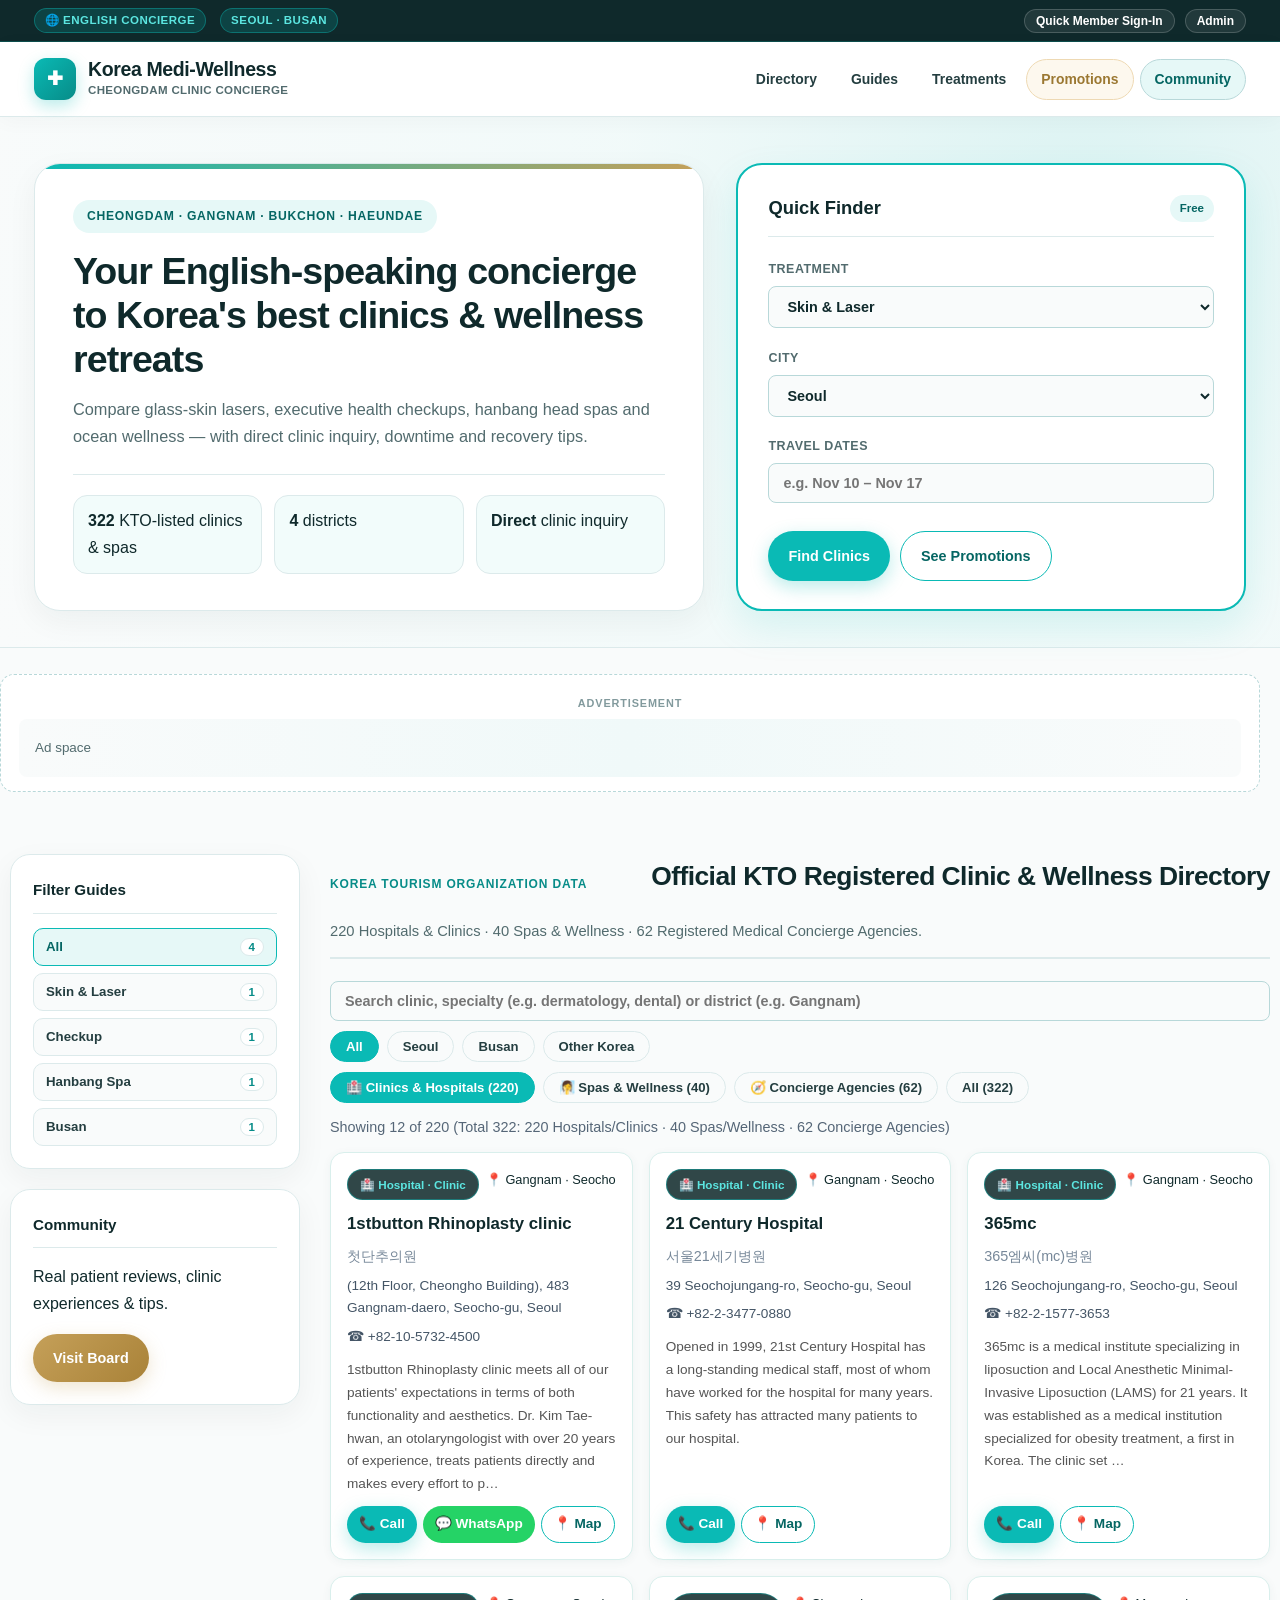
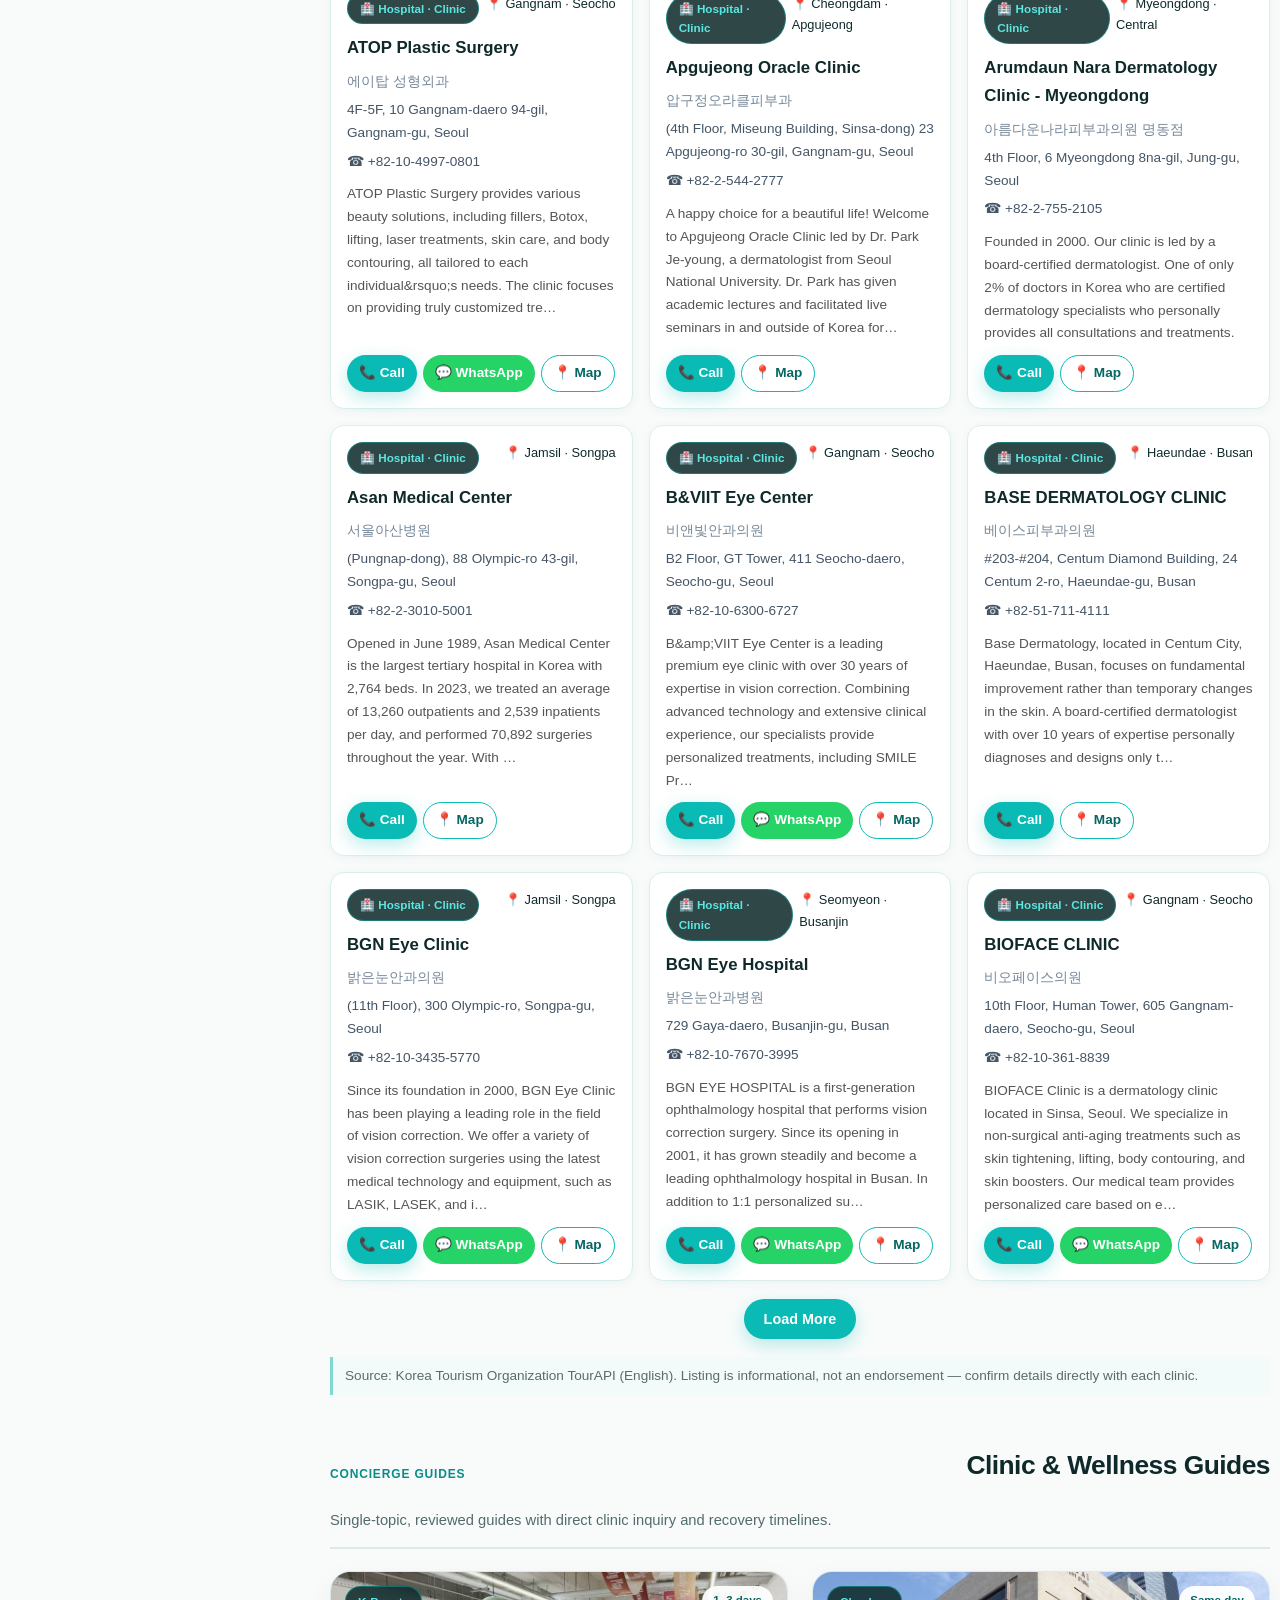
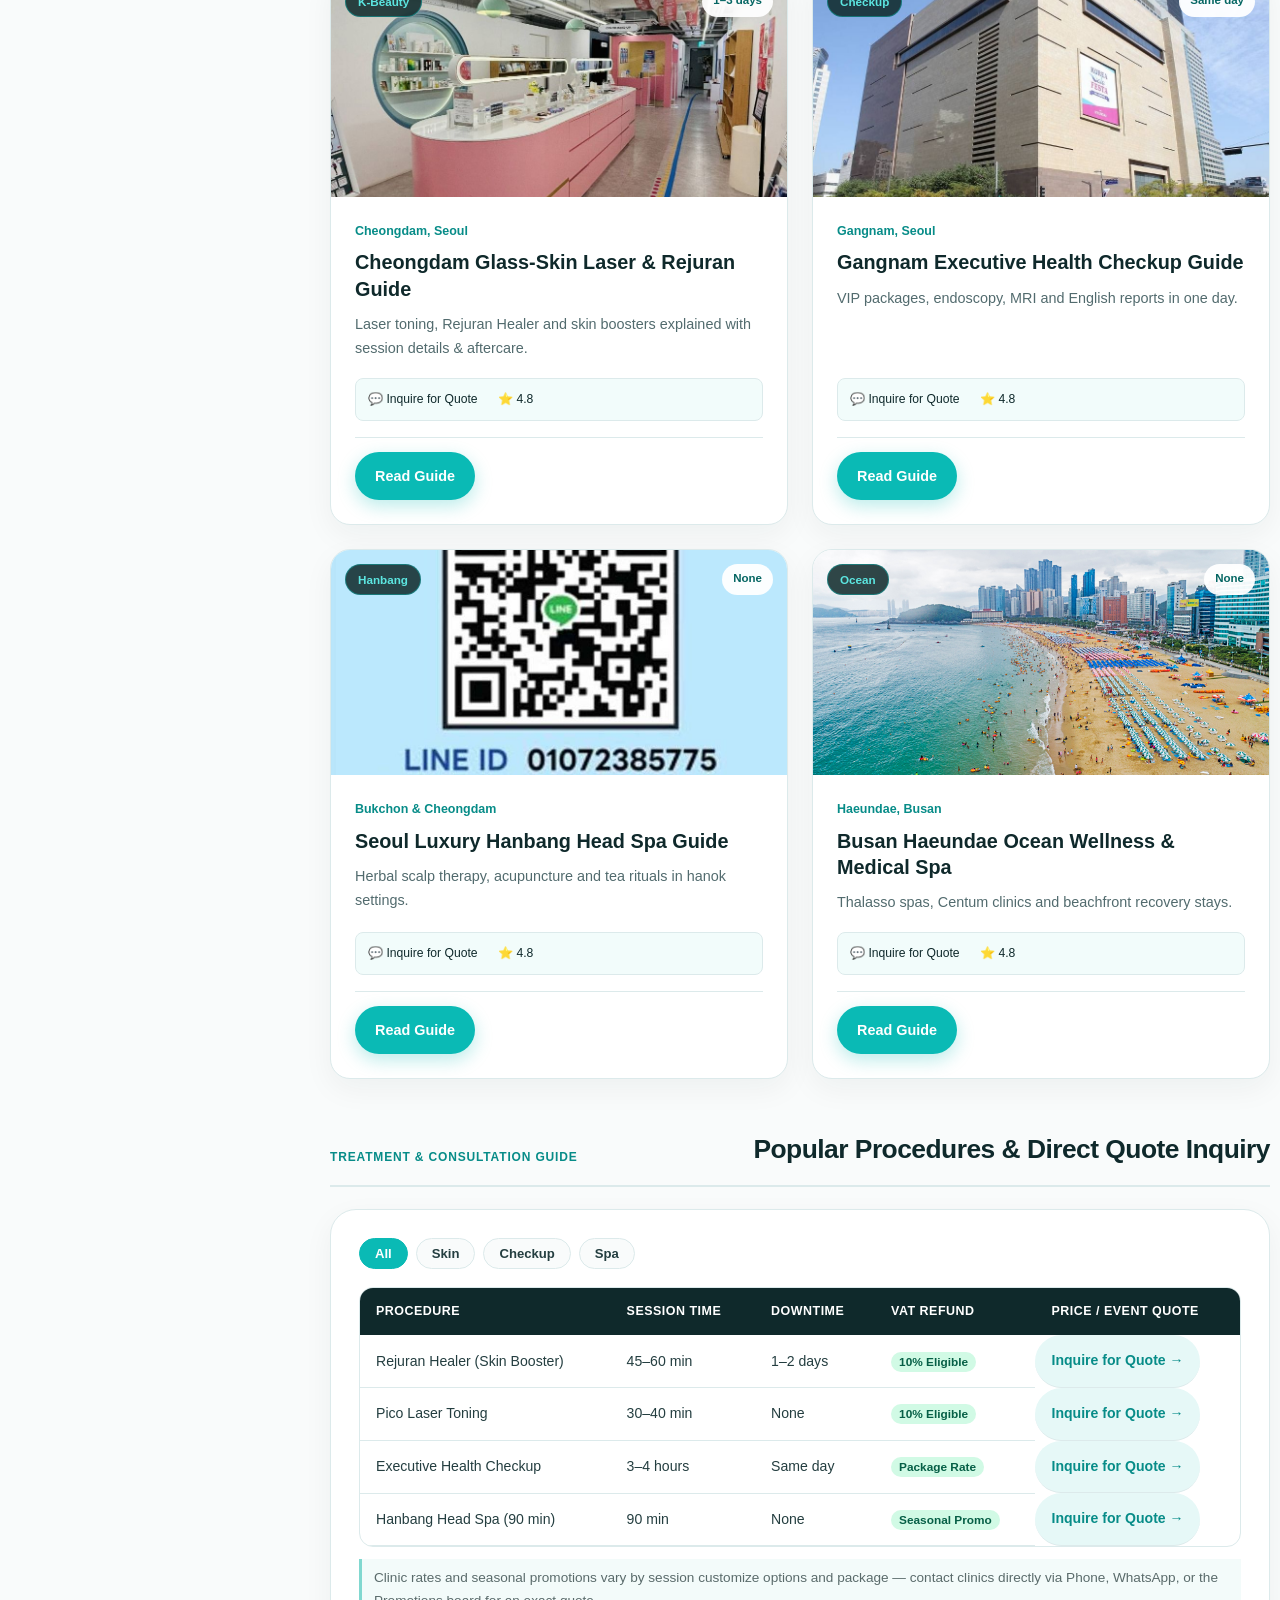
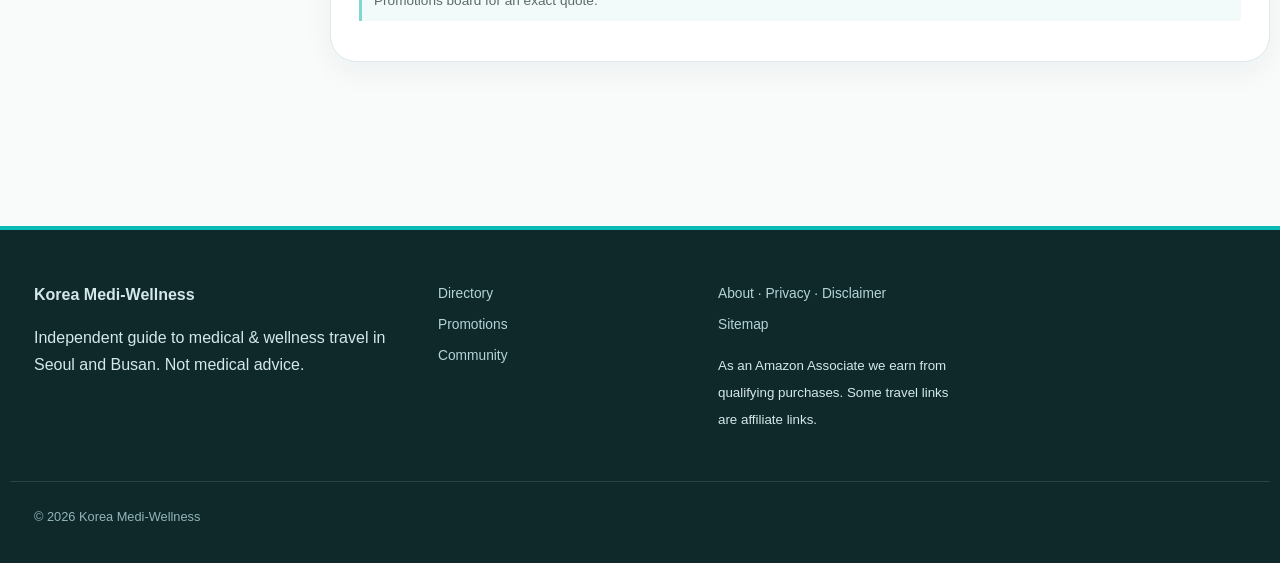
<file: index.html>
<!DOCTYPE html><html lang="en"><head><meta charset="utf-8"><meta name="viewport" content="width=device-width,initial-scale=1"><title>Korea Medi-Wellness | Cheongdam Clinic Directory & Concierge</title><meta name="description" content="English guide to Cheongdam, Gangnam, Seoul and Busan clinics, K-beauty treatments, health checkups and wellness spas."><link rel="stylesheet" href="assets/mediwell-styles.css"><script src="https://emrldtp.cc/NTkxMjc3.js?t=591277" async></script></head><body>
<div class="top-concierge-bar"><div class="container top-concierge-inner"><div class="top-concierge-left"><span class="concierge-pill">🌐 English Concierge</span><span class="concierge-pill">Seoul · Busan</span></div><div class="top-concierge-right"><button class="top-util-btn" data-member-btn>Quick Member Sign-In</button><button class="top-util-btn" data-admin-btn>Admin</button></div></div></div>
<header class="site-header"><div class="container header-inner"><a class="brand-logo" href="index.html"><span class="brand-mark">✚</span><span class="brand-text-wrap"><span class="brand-name">Korea Medi-Wellness</span><span class="brand-sub">Cheongdam Clinic Concierge</span></span></a><nav class="main-nav"><a class="nav-item" href="index.html">Directory</a><a class="nav-item" href="index.html#guides">Guides</a><a class="nav-item" href="index.html#matrix">Treatments</a><a class="nav-item nav-item-promo" href="promotions.html">Promotions</a><a class="nav-item nav-item-community" href="community.html">Community</a></nav></div></header>
<section class="concierge-hero"><div class="container hero-grid"><div class="hero-copy-card"><div class="hero-eyebrow">Cheongdam · Gangnam · Bukchon · Haeundae</div><h1 class="hero-title">Your English-speaking concierge to Korea's best clinics &amp; wellness retreats</h1><p class="hero-desc">Compare glass-skin lasers, executive health checkups, hanbang head spas and ocean wellness — with direct clinic inquiry, downtime and recovery tips.</p><div class="hero-trust-strip"><div class="trust-metric"><b>322</b> KTO-listed clinics &amp; spas</div><div class="trust-metric"><b>4</b> districts</div><div class="trust-metric"><b>Direct</b> clinic inquiry</div></div></div>
<div class="quick-finder-card"><div class="finder-header"><div class="finder-title">Quick Finder</div><span class="finder-badge">Free</span></div><div class="finder-group"><label class="finder-label">Treatment</label><select class="finder-select"><option>Skin &amp; Laser</option><option>Health Checkup</option><option>Hanbang &amp; Spa</option><option>Ocean Wellness</option></select></div><div class="finder-group"><label class="finder-label">City</label><select class="finder-select"><option>Seoul</option><option>Busan</option></select></div><div class="finder-group"><label class="finder-label">Travel dates</label><input class="finder-input" type="text" placeholder="e.g. Nov 10 – Nov 17"></div><div class="finder-actions"><a class="btn btn-tiffany" href="#guides">Find Clinics</a><a class="btn btn-outline-mint" href="promotions.html">See Promotions</a></div></div></div></section>
<div class="adsense-slot-wrap container"><div class="adsense-label">Advertisement</div><div class="adsense-placeholder-inner">Ad space</div></div>
<div class="container portal-layout"><aside class="sticky-concierge-sidebar"><div class="sidebar-panel"><div class="sidebar-panel-title">Filter Guides</div><div class="filter-pill-list" data-target="#guidesGrid"><button class="filter-pill-btn active" data-filter="all">All <span class="filter-pill-count">4</span></button><button class="filter-pill-btn" data-filter="skin">Skin &amp; Laser <span class="filter-pill-count">1</span></button><button class="filter-pill-btn" data-filter="checkup">Checkup <span class="filter-pill-count">1</span></button><button class="filter-pill-btn" data-filter="spa">Hanbang Spa <span class="filter-pill-count">1</span></button><button class="filter-pill-btn" data-filter="busan">Busan <span class="filter-pill-count">1</span></button></div></div><div class="sidebar-panel"><div class="sidebar-panel-title">Community</div><p>Real patient reviews, clinic experiences &amp; tips.</p><a class="btn btn-gold" href="community.html">Visit Board</a></div></aside>
<main><section class="section-block" id="directory"><div class="section-header-bar"><div class="section-eyebrow">Korea Tourism Organization Data</div><h2 class="section-title">Official KTO Registered Clinic &amp; Wellness Directory</h2><p class="section-subtitle"><span id="ktoCount">220</span> Hospitals &amp; Clinics · 40 Spas &amp; Wellness · 62 Registered Medical Concierge Agencies.</p></div>
<div class="kto-controls"><input id="ktoSearch" class="finder-input" type="search" placeholder="Search clinic, specialty (e.g. dermatology, dental) or district (e.g. Gangnam)"><div class="matrix-tabs" id="ktoArea"><button class="matrix-tab active" data-a="all">All</button><button class="matrix-tab" data-a="Seoul">Seoul</button><button class="matrix-tab" data-a="Busan">Busan</button><button class="matrix-tab" data-a="Other Korea">Other Korea</button></div><div class="matrix-tabs" id="ktoType"><button class="matrix-tab active" data-t="clinic">🏥 Clinics &amp; Hospitals (220)</button><button class="matrix-tab" data-t="spa">🧖‍♀️ Spas &amp; Wellness (40)</button><button class="matrix-tab" data-t="agency">🧭 Concierge Agencies (62)</button><button class="matrix-tab" data-t="all">All (322)</button></div></div>
<div class="kto-meta" id="ktoMeta"></div><div class="kto-grid" id="ktoGrid"></div><div style="text-align:center;margin:18px 0"><button class="btn btn-tiffany" id="ktoMore">Load More</button></div><p class="price-note">Source: Korea Tourism Organization TourAPI (English). Listing is informational, not an endorsement — confirm details directly with each clinic.</p></section>
<section class="section-block" id="guides"><div class="section-header-bar"><div class="section-eyebrow">Concierge Guides</div><h2 class="section-title">Clinic &amp; Wellness Guides</h2><p class="section-subtitle">Single-topic, reviewed guides with direct clinic inquiry and recovery timelines.</p></div><div class="filter-pill-list mobile-guide-chips" data-target="#guidesGrid"><button class="filter-pill-btn active" data-filter="all">All <span class="filter-pill-count">4</span></button><button class="filter-pill-btn" data-filter="skin">Skin &amp; Laser <span class="filter-pill-count">1</span></button><button class="filter-pill-btn" data-filter="checkup">Checkup <span class="filter-pill-count">1</span></button><button class="filter-pill-btn" data-filter="spa">Hanbang Spa <span class="filter-pill-count">1</span></button><button class="filter-pill-btn" data-filter="busan">Busan <span class="filter-pill-count">1</span></button></div><div class="guides-grid" id="guidesGrid">
<article class="guide-card" data-cat="skin"><div class="guide-card-media"><img src="assets/img/kbeauty-clinic-01.jpg" alt="Cheongdam Glass-Skin Laser &amp; Rejuran Guide"><div class="guide-badges-top"><span class="badge-mint">K-Beauty</span><span class="badge-downtime">1–3 days</span></div></div><div class="guide-card-body"><div class="guide-district-meta">Cheongdam, Seoul</div><h3 class="guide-card-title">Cheongdam Glass-Skin Laser &amp; Rejuran Guide</h3><p class="guide-card-excerpt">Laser toning, Rejuran Healer and skin boosters explained with session details &amp; aftercare.</p><div class="guide-metrics-bar"><span class="guide-Metrics-item">💬 Inquire for Quote</span><span class="guide-Metrics-item">⭐ 4.8</span></div><div class="guide-card-footer"><a class="btn btn-tiffany" href="posts/cheongdam-glass-skin-laser-rejuran-guide.html">Read Guide</a></div></div></article>
<article class="guide-card" data-cat="checkup"><div class="guide-card-media"><img src="assets/img/gangnam-med-hub-01.jpg" alt="Gangnam Executive Health Checkup Guide"><div class="guide-badges-top"><span class="badge-mint">Checkup</span><span class="badge-downtime">Same day</span></div></div><div class="guide-card-body"><div class="guide-district-meta">Gangnam, Seoul</div><h3 class="guide-card-title">Gangnam Executive Health Checkup Guide</h3><p class="guide-card-excerpt">VIP packages, endoscopy, MRI and English reports in one day.</p><div class="guide-metrics-bar"><span class="guide-Metrics-item">💬 Inquire for Quote</span><span class="guide-Metrics-item">⭐ 4.8</span></div><div class="guide-card-footer"><a class="btn btn-tiffany" href="posts/gangnam-executive-health-checkup-guide.html">Read Guide</a></div></div></article>
<article class="guide-card" data-cat="spa"><div class="guide-card-media"><img src="assets/img/hanbang-clinic-01.jpg" alt="Seoul Luxury Hanbang Head Spa Guide"><div class="guide-badges-top"><span class="badge-mint">Hanbang</span><span class="badge-downtime">None</span></div></div><div class="guide-card-body"><div class="guide-district-meta">Bukchon &amp; Cheongdam</div><h3 class="guide-card-title">Seoul Luxury Hanbang Head Spa Guide</h3><p class="guide-card-excerpt">Herbal scalp therapy, acupuncture and tea rituals in hanok settings.</p><div class="guide-metrics-bar"><span class="guide-Metrics-item">💬 Inquire for Quote</span><span class="guide-Metrics-item">⭐ 4.8</span></div><div class="guide-card-footer"><a class="btn btn-tiffany" href="posts/seoul-luxury-hanbang-head-spa-guide.html">Read Guide</a></div></div></article>
<article class="guide-card" data-cat="busan"><div class="guide-card-media"><img src="assets/img/busan-haeundae-beach-01.jpg" alt="Busan Haeundae Ocean Wellness &amp; Medical Spa"><div class="guide-badges-top"><span class="badge-mint">Ocean</span><span class="badge-downtime">None</span></div></div><div class="guide-card-body"><div class="guide-district-meta">Haeundae, Busan</div><h3 class="guide-card-title">Busan Haeundae Ocean Wellness &amp; Medical Spa</h3><p class="guide-card-excerpt">Thalasso spas, Centum clinics and beachfront recovery stays.</p><div class="guide-metrics-bar"><span class="guide-Metrics-item">💬 Inquire for Quote</span><span class="guide-Metrics-item">⭐ 4.8</span></div><div class="guide-card-footer"><a class="btn btn-tiffany" href="posts/busan-haeundae-ocean-wellness-medical-spa-guide.html">Read Guide</a></div></div></article>
</div></section>
<section class="section-block" id="matrix"><div class="section-header-bar"><div class="section-eyebrow">Treatment &amp; Consultation Guide</div><h2 class="section-title">Popular Procedures &amp; Direct Quote Inquiry</h2></div><div class="matrix-shell"><div class="matrix-controls"><div class="matrix-tabs" data-target="#matrixBody"><button class="matrix-tab active" data-filter="all">All</button><button class="matrix-tab" data-filter="skin">Skin</button><button class="matrix-tab" data-filter="checkup">Checkup</button><button class="matrix-tab" data-filter="spa">Spa</button></div></div><div class="matrix-table-wrap"><table class="matrix-table"><thead><tr><th>Procedure</th><th>Session Time</th><th>Downtime</th><th>VAT Refund</th><th>Price / Event Quote</th></tr></thead><tbody id="matrixBody">
<tr data-cat="skin"><td>Rejuran Healer (Skin Booster)</td><td>45–60 min</td><td>1–2 days</td><td><span class="savings-pill">10% Eligible</span></td><td class="price-tag-usd"><a href="#directory">Inquire for Quote →</a></td></tr>
<tr data-cat="skin"><td>Pico Laser Toning</td><td>30–40 min</td><td>None</td><td><span class="savings-pill">10% Eligible</span></td><td class="price-tag-usd"><a href="#directory">Inquire for Quote →</a></td></tr>
<tr data-cat="checkup"><td>Executive Health Checkup</td><td>3–4 hours</td><td>Same day</td><td><span class="savings-pill">Package Rate</span></td><td class="price-tag-usd"><a href="#directory">Inquire for Quote →</a></td></tr>
<tr data-cat="spa"><td>Hanbang Head Spa (90 min)</td><td>90 min</td><td>None</td><td><span class="savings-pill">Seasonal Promo</span></td><td class="price-tag-usd"><a href="#directory">Inquire for Quote →</a></td></tr>
</tbody></table></div><p class="price-note">Clinic rates and seasonal promotions vary by session customize options and package — contact clinics directly via Phone, WhatsApp, or the Promotions board for an exact quote.</p></div></section></main></div>
<footer class="site-footer"><div class="container footer-grid"><div class="footer-col"><b>Korea Medi-Wellness</b><p>Independent guide to medical &amp; wellness travel in Seoul and Busan. Not medical advice.</p></div><div class="footer-col"><ul class="footer-links"><li><a href="index.html">Directory</a></li><li><a href="promotions.html">Promotions</a></li><li><a href="community.html">Community</a></li></ul></div><div class="footer-col"><ul class="footer-links"><li><a href="posts/about-privacy-disclaimer.html">About · Privacy · Disclaimer</a></li><li><a href="sitemap.xml">Sitemap</a></li></ul><p><small>As an Amazon Associate we earn from qualifying purchases. Some travel links are affiliate links.</small></p></div></div><div class="container footer-bottom">© 2026 Korea Medi-Wellness</div></footer>
<script src="assets/tourapi-clinics.js"></script><script src="assets/kto-directory.js"></script><script src="assets/mediwell-app.js"></script></body></html>
</file>
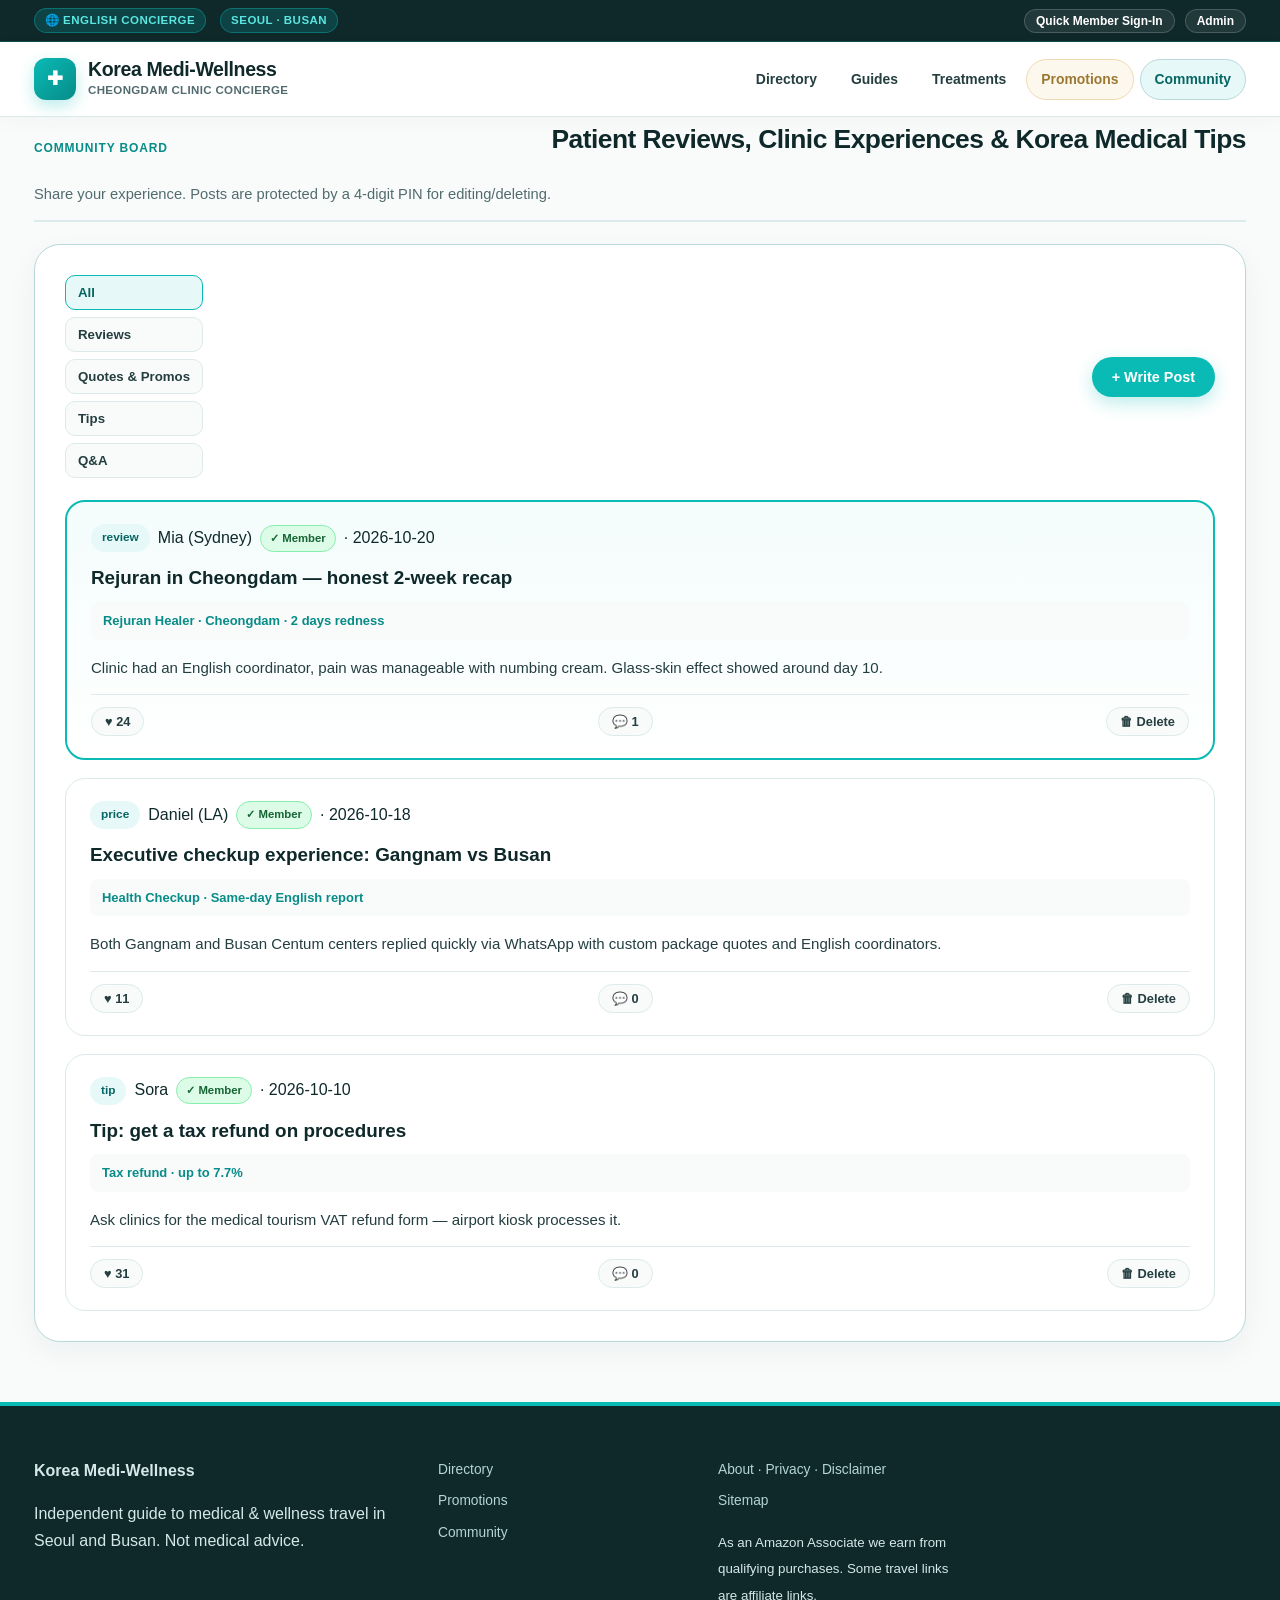
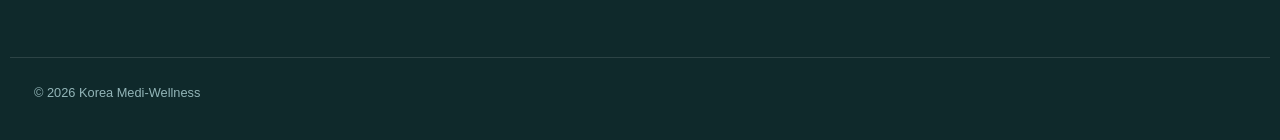
<file: community.html>
<!DOCTYPE html><html lang="en"><head><meta charset="utf-8"><meta name="viewport" content="width=device-width,initial-scale=1"><title>Patient Reviews, Clinic Experiences &amp; Korea Medical Tips | Community</title><meta name="description" content="Community board for patient reviews, clinic experiences and Korea medical travel tips."><link rel="stylesheet" href="assets/mediwell-styles.css"><script src="https://emrldtp.cc/NTkxMjc3.js?t=591277" async></script></head><body>
<div class="top-concierge-bar"><div class="container top-concierge-inner"><div class="top-concierge-left"><span class="concierge-pill">🌐 English Concierge</span><span class="concierge-pill">Seoul · Busan</span></div><div class="top-concierge-right"><button class="top-util-btn" data-member-btn>Quick Member Sign-In</button><button class="top-util-btn" data-admin-btn>Admin</button></div></div></div>
<header class="site-header"><div class="container header-inner"><a class="brand-logo" href="index.html"><span class="brand-mark">✚</span><span class="brand-text-wrap"><span class="brand-name">Korea Medi-Wellness</span><span class="brand-sub">Cheongdam Clinic Concierge</span></span></a><nav class="main-nav"><a class="nav-item" href="index.html">Directory</a><a class="nav-item" href="index.html#guides">Guides</a><a class="nav-item" href="index.html#matrix">Treatments</a><a class="nav-item nav-item-promo" href="promotions.html">Promotions</a><a class="nav-item nav-item-community" href="community.html">Community</a></nav></div></header>
<section class="section-block container"><div class="section-header-bar"><div class="section-eyebrow">Community Board</div><h1 class="section-title">Patient Reviews, Clinic Experiences &amp; Korea Medical Tips</h1><p class="section-subtitle">Share your experience. Posts are protected by a 4-digit PIN for editing/deleting.</p></div>
<div class="community-board-shell"><div class="promo-filter-bar"><div class="filter-pill-list" data-target="#postList"><button class="filter-pill-btn active" data-filter="all">All</button><button class="filter-pill-btn" data-filter="review">Reviews</button><button class="filter-pill-btn" data-filter="price">Quotes &amp; Promos</button><button class="filter-pill-btn" data-filter="tip">Tips</button><button class="filter-pill-btn" data-filter="qna">Q&amp;A</button></div><button class="btn btn-tiffany" data-open-modal="postModal">+ Write Post</button></div><div class="community-post-list" id="postList"></div></div></section>
<div class="mw-modal-backdrop" id="postModal"><div class="mw-modal-card"><button class="mw-modal-close">×</button><h2>New Post</h2><form id="postForm" class="mw-form-grid"><div class="mw-field"><label>Category</label><select class="finder-select" name="cat"><option value="review">Review</option><option value="price">Quote / Promo</option><option value="tip">Tip</option><option value="qna">Q&amp;A</option></select></div><div class="mw-field"><label>Nickname</label><input class="finder-input" name="author"></div><div class="mw-field full"><label>Title</label><input class="finder-input" name="title" required></div><div class="mw-field full"><label>Procedure · clinic area · downtime</label><input class="finder-input" name="procedure"></div><div class="mw-field full"><label>Story</label><textarea class="finder-input" name="body" required></textarea></div><div class="mw-field"><label>4-digit PIN</label><input class="finder-input" name="pin" maxlength="4" inputmode="numeric" required></div><div class="mw-field full"><button class="btn btn-tiffany">Post</button></div></form></div></div>
<footer class="site-footer"><div class="container footer-grid"><div class="footer-col"><b>Korea Medi-Wellness</b><p>Independent guide to medical &amp; wellness travel in Seoul and Busan. Not medical advice.</p></div><div class="footer-col"><ul class="footer-links"><li><a href="index.html">Directory</a></li><li><a href="promotions.html">Promotions</a></li><li><a href="community.html">Community</a></li></ul></div><div class="footer-col"><ul class="footer-links"><li><a href="posts/about-privacy-disclaimer.html">About · Privacy · Disclaimer</a></li><li><a href="sitemap.xml">Sitemap</a></li></ul><p><small>As an Amazon Associate we earn from qualifying purchases. Some travel links are affiliate links.</small></p></div></div><div class="container footer-bottom">© 2026 Korea Medi-Wellness</div></footer>
<script src="assets/mediwell-app.js"></script></body></html>
</file>
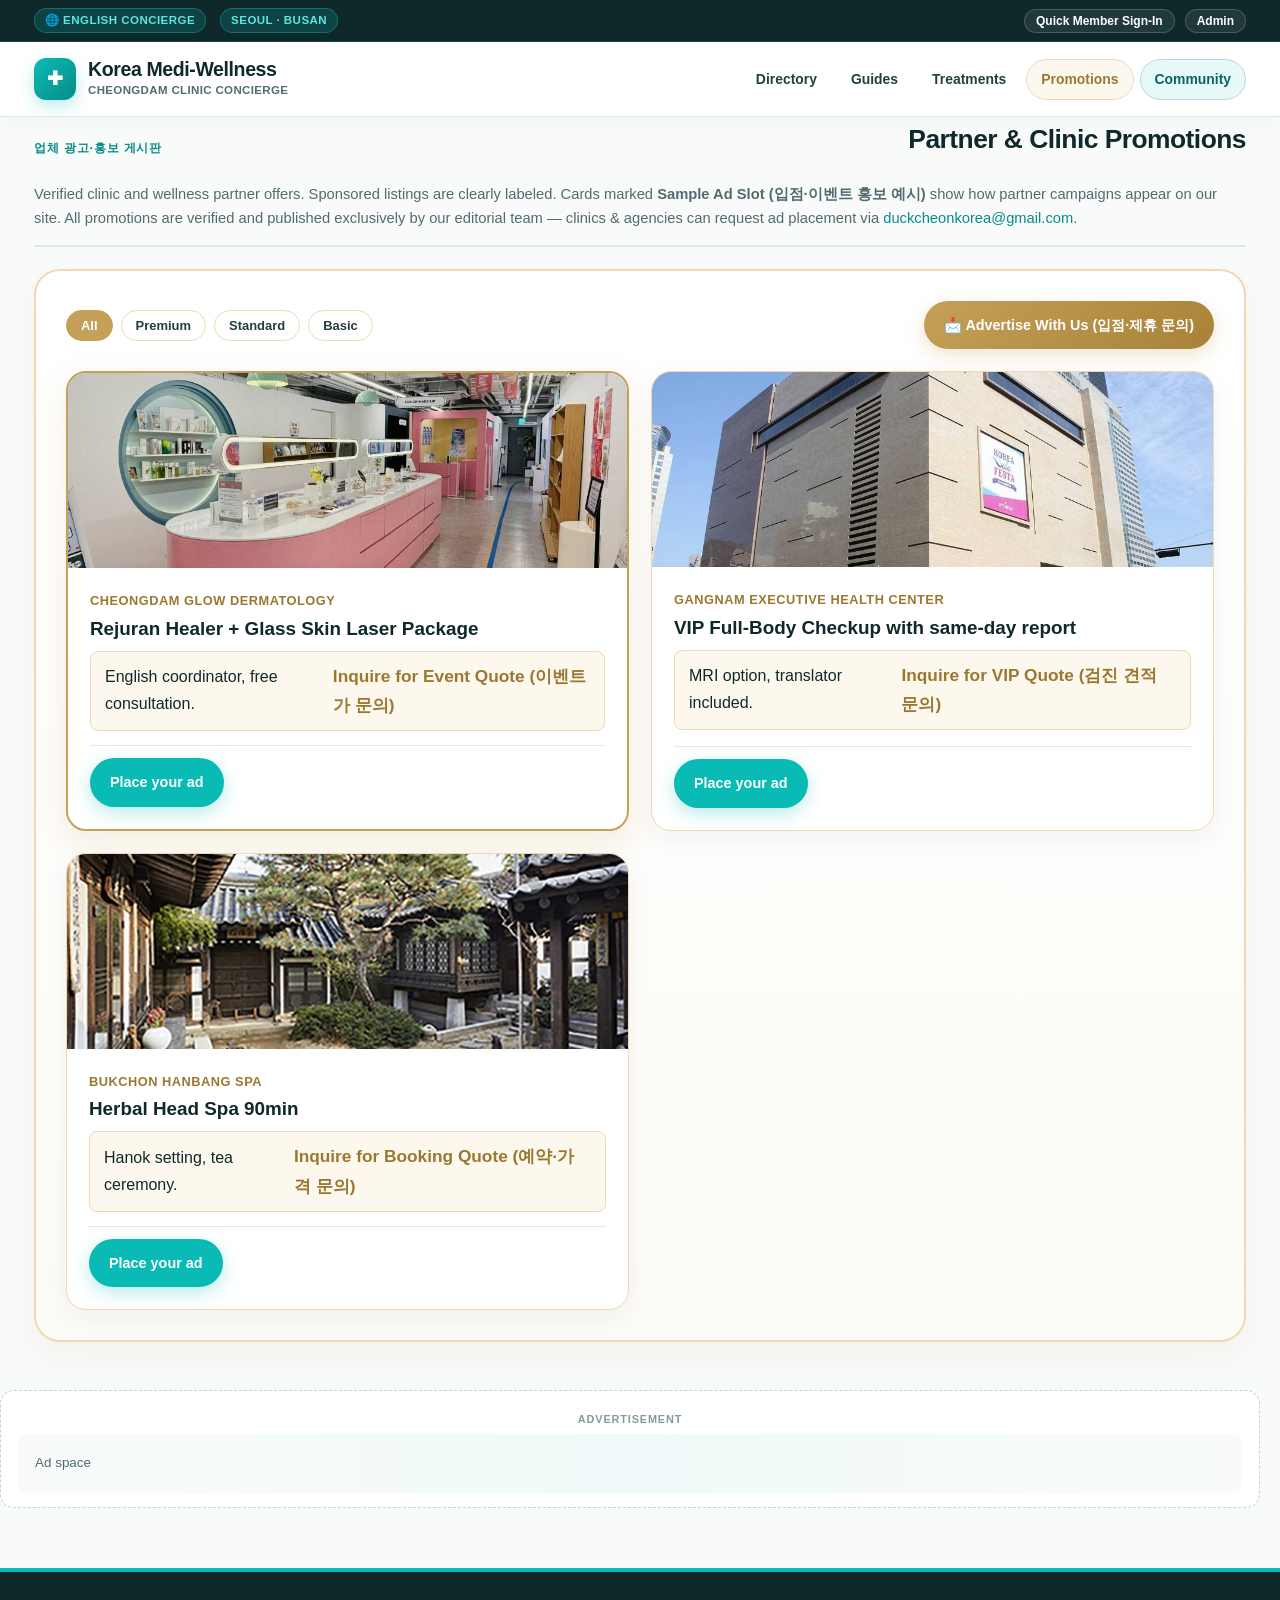
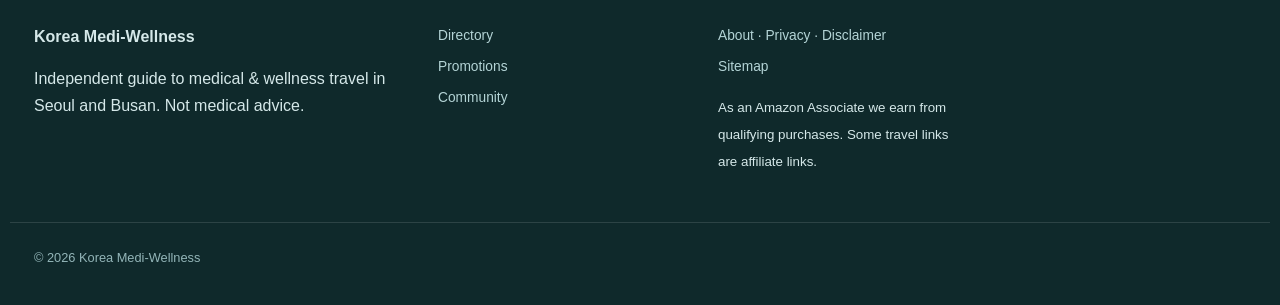
<file: promotions.html>
<!DOCTYPE html><html lang="en"><head><meta charset="utf-8"><meta name="viewport" content="width=device-width,initial-scale=1"><title>Partner &amp; Clinic Promotions | 업체 광고·홍보 게시판</title><meta name="description" content="Clinic and wellness partner promotions board for Seoul and Busan."><link rel="stylesheet" href="assets/mediwell-styles.css"><script src="https://emrldtp.cc/NTkxMjc3.js?t=591277" async></script></head><body>
<div class="top-concierge-bar"><div class="container top-concierge-inner"><div class="top-concierge-left"><span class="concierge-pill">🌐 English Concierge</span><span class="concierge-pill">Seoul · Busan</span></div><div class="top-concierge-right"><button class="top-util-btn" data-member-btn>Quick Member Sign-In</button><button class="top-util-btn" data-admin-btn>Admin</button></div></div></div>
<header class="site-header"><div class="container header-inner"><a class="brand-logo" href="index.html"><span class="brand-mark">✚</span><span class="brand-text-wrap"><span class="brand-name">Korea Medi-Wellness</span><span class="brand-sub">Cheongdam Clinic Concierge</span></span></a><nav class="main-nav"><a class="nav-item" href="index.html">Directory</a><a class="nav-item" href="index.html#guides">Guides</a><a class="nav-item" href="index.html#matrix">Treatments</a><a class="nav-item nav-item-promo" href="promotions.html">Promotions</a><a class="nav-item nav-item-community" href="community.html">Community</a></nav></div></header>
<section class="section-block container"><div class="section-header-bar"><div class="section-eyebrow">업체 광고·홍보 게시판</div><h1 class="section-title">Partner &amp; Clinic Promotions</h1><p class="section-subtitle">Verified clinic and wellness partner offers. Sponsored listings are clearly labeled. Cards marked <b>Sample Ad Slot (입점·이벤트 홍보 예시)</b> show how partner campaigns appear on our site. All promotions are verified and published exclusively by our editorial team — clinics &amp; agencies can request ad placement via <a href="mailto:duckcheonkorea@gmail.com?subject=Korea%20Medi-Wellness%20Ad%20Placement%20Inquiry">duckcheonkorea@gmail.com</a>.</p></div>
<div class="promo-board-shell"><div class="promo-filter-bar"><div class="promo-tier-tabs" data-target="#promoGrid"><button class="promo-tier-btn active" data-filter="all">All</button><button class="promo-tier-btn" data-filter="premium">Premium</button><button class="promo-tier-btn" data-filter="standard">Standard</button><button class="promo-tier-btn" data-filter="basic">Basic</button></div><div style="display:flex;gap:8px;flex-wrap:wrap"><a class="btn btn-gold" href="mailto:duckcheonkorea@gmail.com?subject=Korea%20Medi-Wellness%20Ad%20Placement%20Inquiry">📩 Advertise With Us (입점·제휴 문의)</a><button class="btn btn-tiffany" id="adminAddPromoBtn" data-open-modal="promoModal" style="display:none">🔒 + Admin: Post Promotion</button></div></div><div class="promo-cards-grid" id="promoGrid"></div></div></section>
<div class="adsense-slot-wrap container"><div class="adsense-label">Advertisement</div><div class="adsense-placeholder-inner">Ad space</div></div>
<div class="mw-modal-backdrop" id="promoModal"><div class="mw-modal-card"><button class="mw-modal-close">×</button><h2>🔒 Admin Only — Publish Partner Promotion</h2><form id="promoForm" class="mw-form-grid"><div class="mw-field"><label>Clinic / Business</label><input class="finder-input" name="clinic" required></div><div class="mw-field"><label>Tier</label><select class="finder-select" name="tier"><option value="basic">Basic</option><option value="standard">Standard</option><option value="premium">Premium</option></select></div><div class="mw-field full"><label>Offer title</label><input class="finder-input" name="title" required></div><div class="mw-field"><label>Offer / Quote</label><input class="finder-input" name="price" placeholder="Inquire for Event Quote"></div><div class="mw-field full"><label>Details</label><textarea class="finder-input" name="desc"></textarea></div><div class="mw-field full"><button class="btn btn-tiffany">Publish</button></div></form></div></div>
<footer class="site-footer"><div class="container footer-grid"><div class="footer-col"><b>Korea Medi-Wellness</b><p>Independent guide to medical &amp; wellness travel in Seoul and Busan. Not medical advice.</p></div><div class="footer-col"><ul class="footer-links"><li><a href="index.html">Directory</a></li><li><a href="promotions.html">Promotions</a></li><li><a href="community.html">Community</a></li></ul></div><div class="footer-col"><ul class="footer-links"><li><a href="posts/about-privacy-disclaimer.html">About · Privacy · Disclaimer</a></li><li><a href="sitemap.xml">Sitemap</a></li></ul><p><small>As an Amazon Associate we earn from qualifying purchases. Some travel links are affiliate links.</small></p></div></div><div class="container footer-bottom">© 2026 Korea Medi-Wellness</div></footer>
<script src="assets/mediwell-app.js"></script></body></html>
</file>
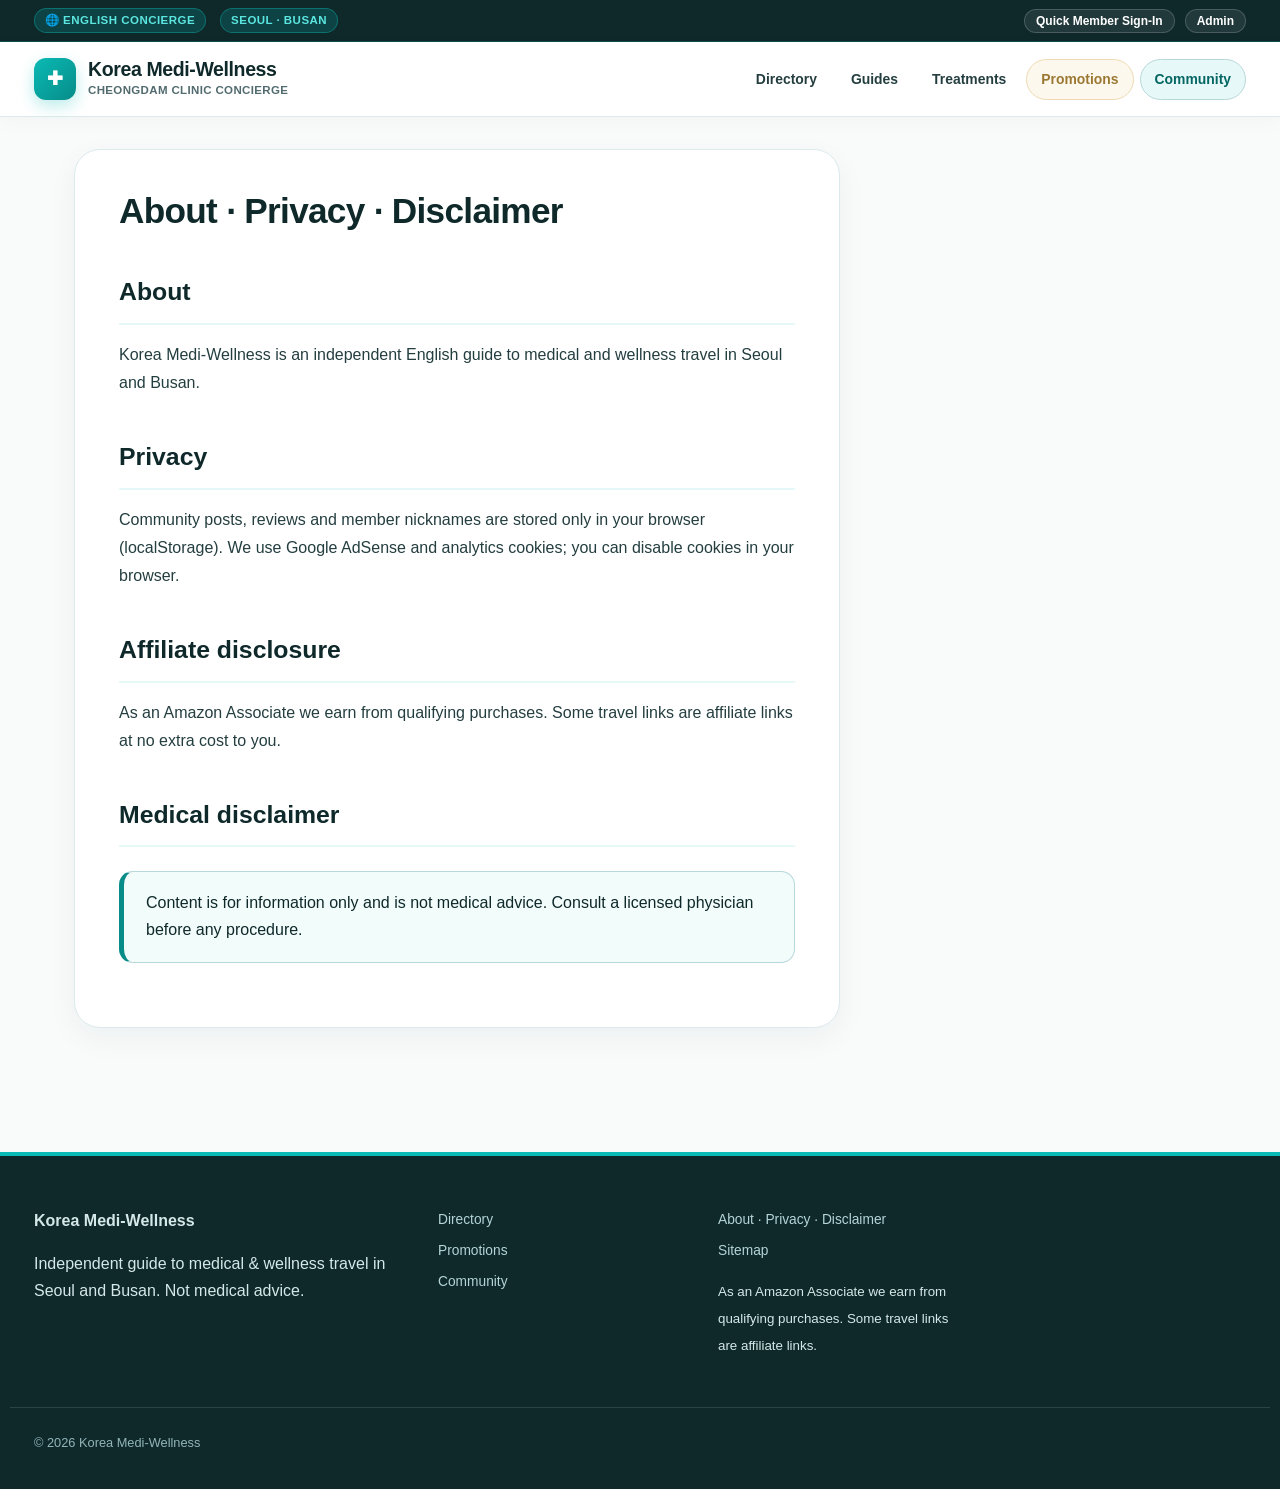
<file: posts/about-privacy-disclaimer.html>
<!DOCTYPE html><html lang="en"><head><meta charset="utf-8"><meta name="viewport" content="width=device-width,initial-scale=1"><title>About, Privacy &amp; Disclaimer | Korea Medi-Wellness</title><meta name="description" content="About Korea Medi-Wellness, privacy policy and medical disclaimer."><link rel="stylesheet" href="../assets/mediwell-styles.css"><script src="https://emrldtp.cc/NTkxMjc3.js?t=591277" async></script></head><body>
<div class="top-concierge-bar"><div class="container top-concierge-inner"><div class="top-concierge-left"><span class="concierge-pill">🌐 English Concierge</span><span class="concierge-pill">Seoul · Busan</span></div><div class="top-concierge-right"><button class="top-util-btn" data-member-btn>Quick Member Sign-In</button><button class="top-util-btn" data-admin-btn>Admin</button></div></div></div>
<header class="site-header"><div class="container header-inner"><a class="brand-logo" href="../index.html"><span class="brand-mark">✚</span><span class="brand-text-wrap"><span class="brand-name">Korea Medi-Wellness</span><span class="brand-sub">Cheongdam Clinic Concierge</span></span></a><nav class="main-nav"><a class="nav-item" href="../index.html">Directory</a><a class="nav-item" href="../index.html#guides">Guides</a><a class="nav-item" href="../index.html#matrix">Treatments</a><a class="nav-item nav-item-promo" href="../promotions.html">Promotions</a><a class="nav-item nav-item-community" href="../community.html">Community</a></nav></div></header>
<div class="container article-shell"><main class="article-main"><h1 class="article-h1">About · Privacy · Disclaimer</h1><div class="article-content"><h2>About</h2><p>Korea Medi-Wellness is an independent English guide to medical and wellness travel in Seoul and Busan.</p><h2>Privacy</h2><p>Community posts, reviews and member nicknames are stored only in your browser (localStorage). We use Google AdSense and analytics cookies; you can disable cookies in your browser.</p><h2>Affiliate disclosure</h2><p>As an Amazon Associate we earn from qualifying purchases. Some travel links are affiliate links at no extra cost to you.</p><h2>Medical disclaimer</h2><div class="clinical-callout">Content is for information only and is not medical advice. Consult a licensed physician before any procedure.</div></div></main></div>
<footer class="site-footer"><div class="container footer-grid"><div class="footer-col"><b>Korea Medi-Wellness</b><p>Independent guide to medical &amp; wellness travel in Seoul and Busan. Not medical advice.</p></div><div class="footer-col"><ul class="footer-links"><li><a href="../index.html">Directory</a></li><li><a href="../promotions.html">Promotions</a></li><li><a href="../community.html">Community</a></li></ul></div><div class="footer-col"><ul class="footer-links"><li><a href="../posts/about-privacy-disclaimer.html">About · Privacy · Disclaimer</a></li><li><a href="../sitemap.xml">Sitemap</a></li></ul><p><small>As an Amazon Associate we earn from qualifying purchases. Some travel links are affiliate links.</small></p></div></div><div class="container footer-bottom">© 2026 Korea Medi-Wellness</div></footer>
<script src="../assets/mediwell-app.js"></script></body></html>
</file>
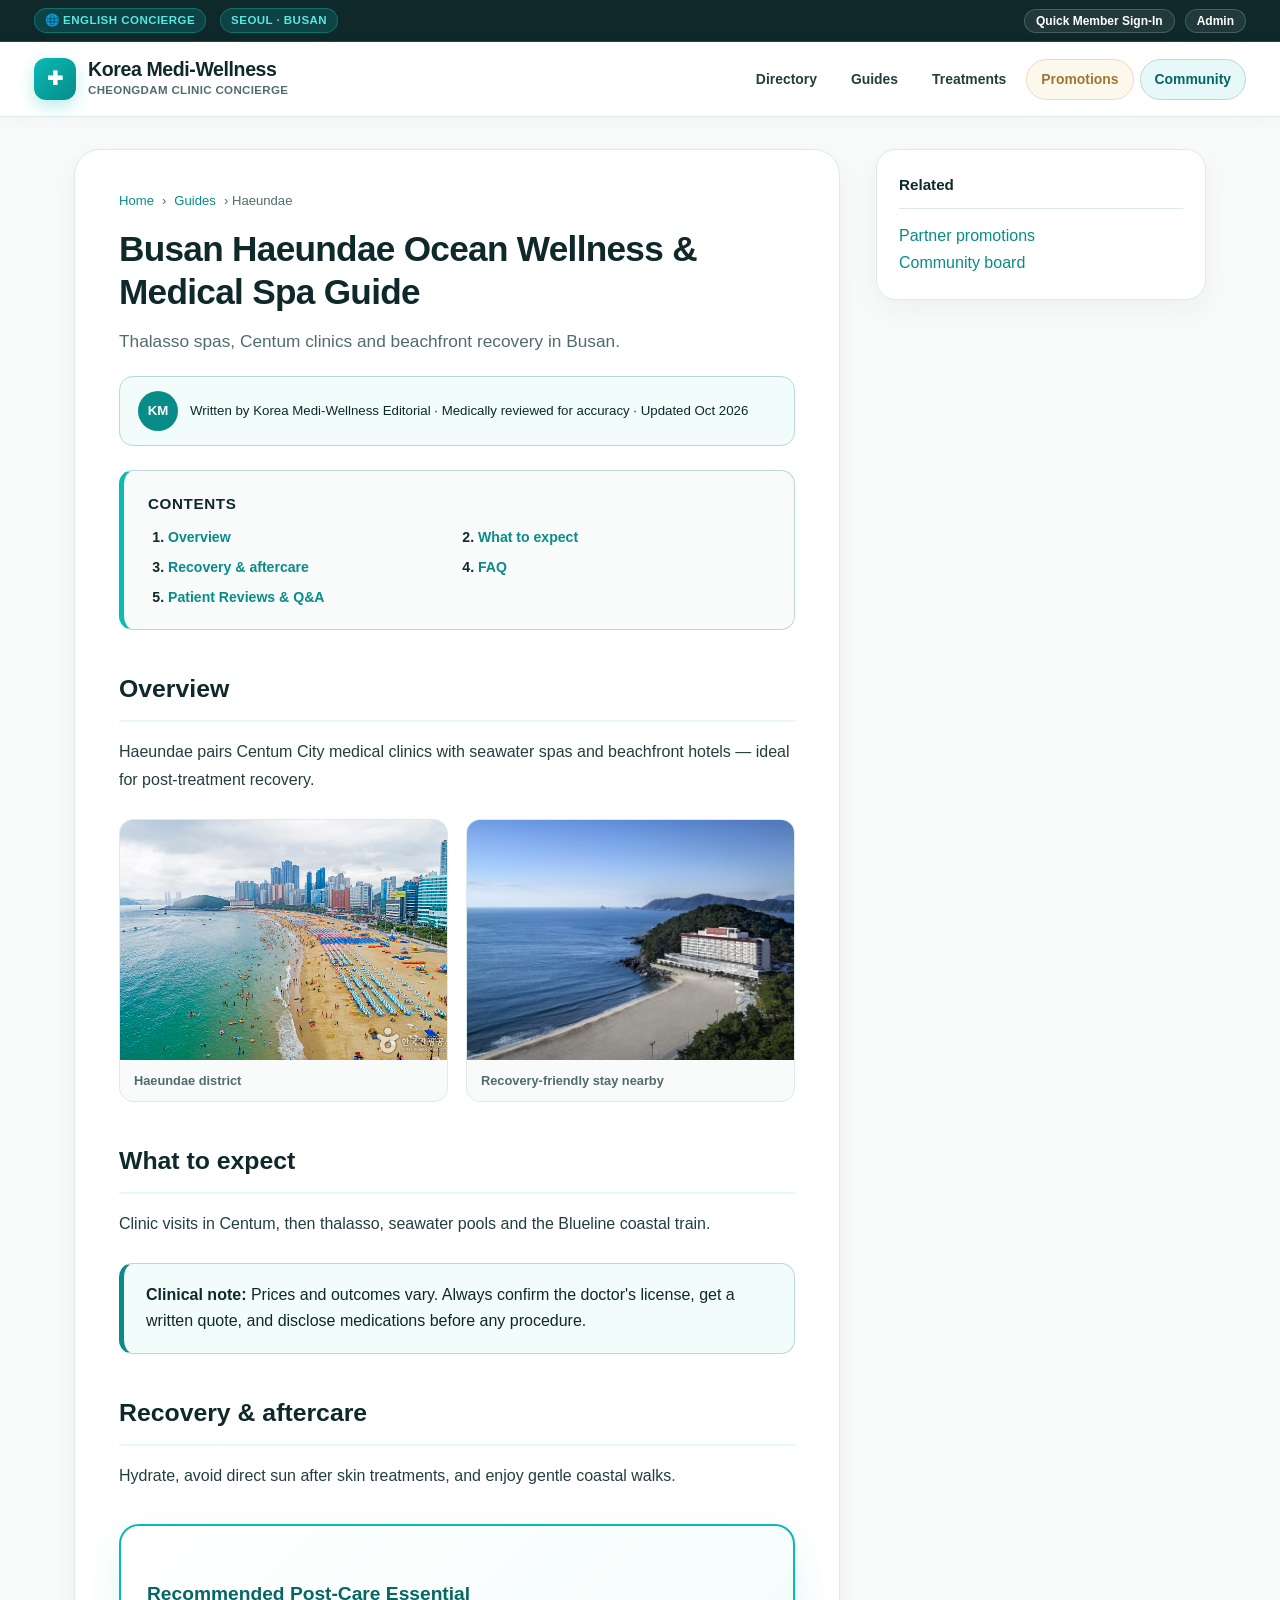
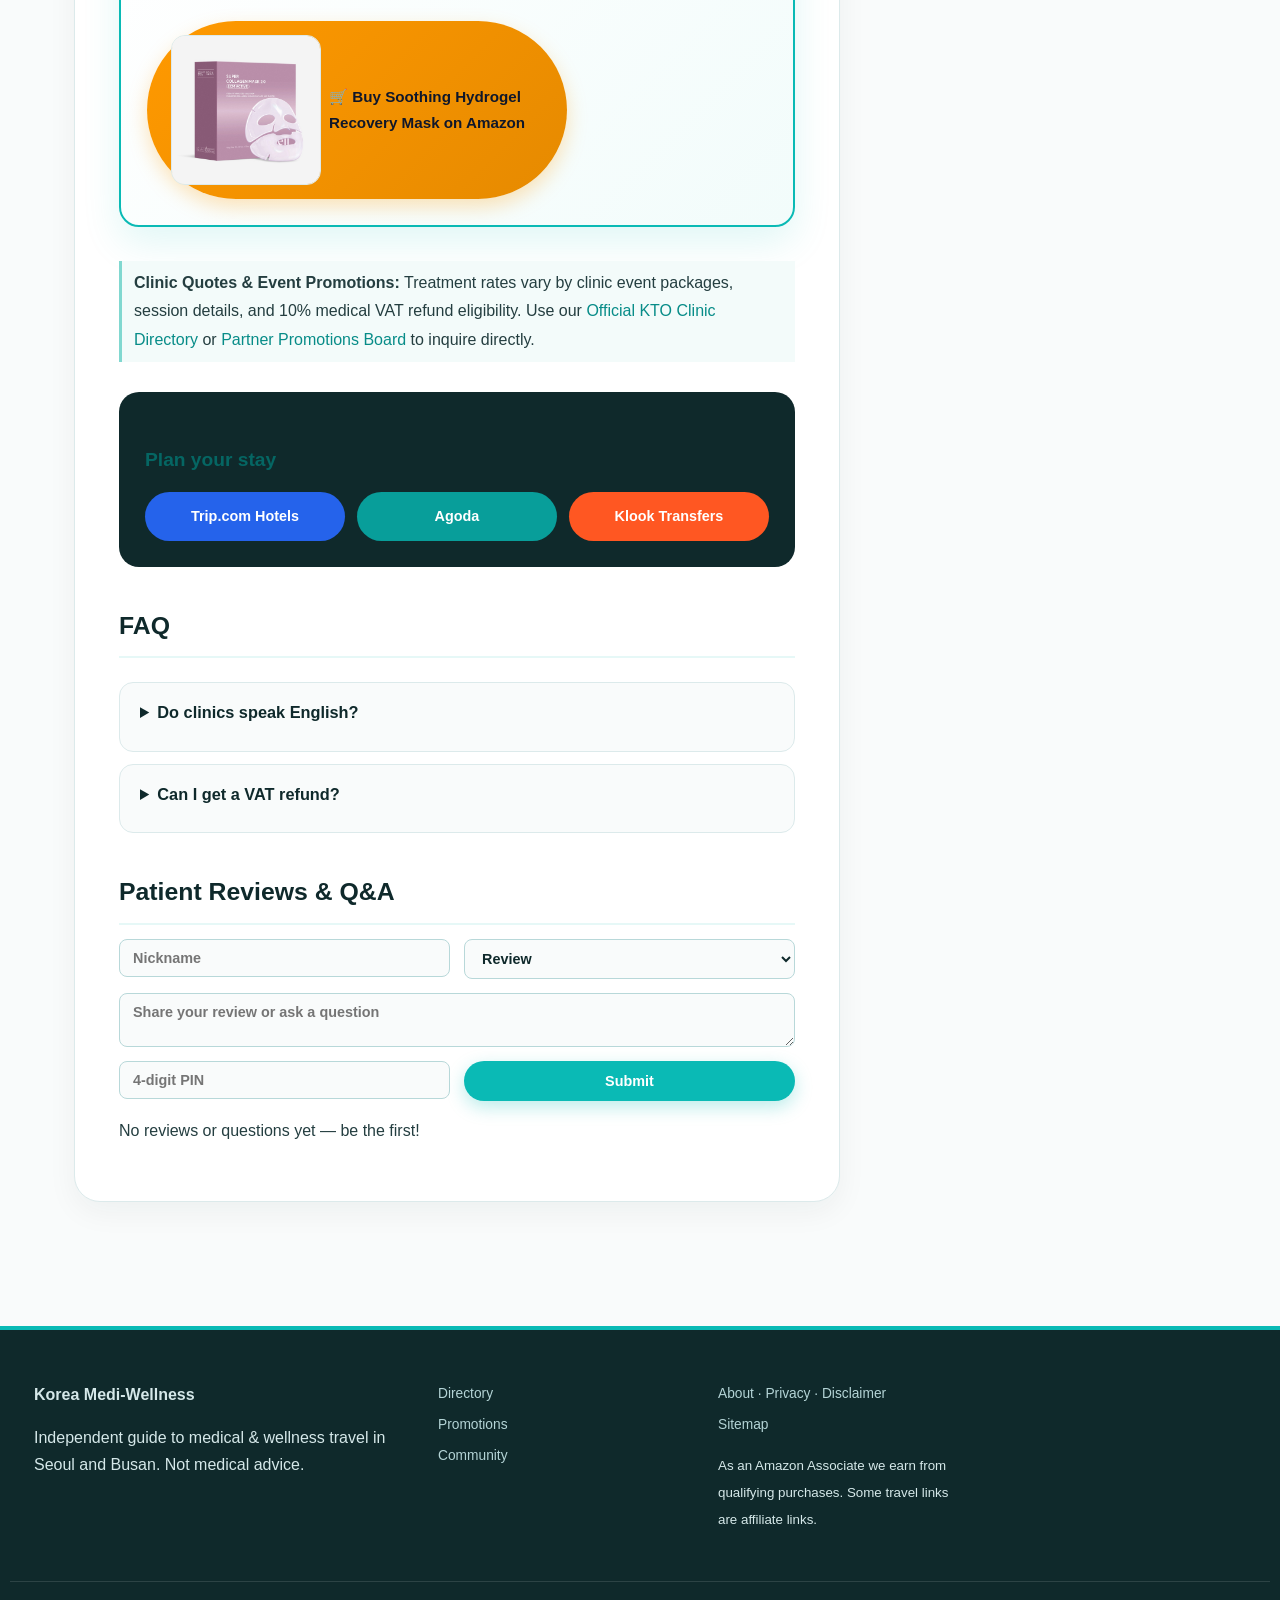
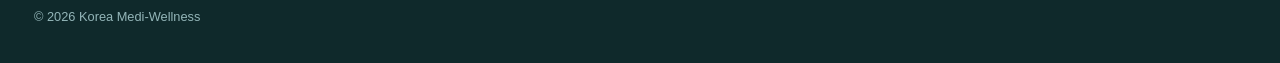
<file: posts/busan-haeundae-ocean-wellness-medical-spa-guide.html>
<!DOCTYPE html><html lang="en"><head><meta charset="utf-8"><meta name="viewport" content="width=device-width,initial-scale=1"><title>Busan Haeundae Ocean Wellness &amp; Medical Spa Guide | Korea Medi-Wellness</title><meta name="description" content="Thalasso spas, Centum clinics and beachfront recovery in Busan."><link rel="stylesheet" href="../assets/mediwell-styles.css"><script src="https://emrldtp.cc/NTkxMjc3.js?t=591277" async></script></head><body>
<div class="top-concierge-bar"><div class="container top-concierge-inner"><div class="top-concierge-left"><span class="concierge-pill">🌐 English Concierge</span><span class="concierge-pill">Seoul · Busan</span></div><div class="top-concierge-right"><button class="top-util-btn" data-member-btn>Quick Member Sign-In</button><button class="top-util-btn" data-admin-btn>Admin</button></div></div></div>
<header class="site-header"><div class="container header-inner"><a class="brand-logo" href="../index.html"><span class="brand-mark">✚</span><span class="brand-text-wrap"><span class="brand-name">Korea Medi-Wellness</span><span class="brand-sub">Cheongdam Clinic Concierge</span></span></a><nav class="main-nav"><a class="nav-item" href="../index.html">Directory</a><a class="nav-item" href="../index.html#guides">Guides</a><a class="nav-item" href="../index.html#matrix">Treatments</a><a class="nav-item nav-item-promo" href="../promotions.html">Promotions</a><a class="nav-item nav-item-community" href="../community.html">Community</a></nav></div></header>
<div class="container article-shell"><main class="article-main"><nav class="breadcrumb-nav"><a href="../index.html">Home</a> › <a href="../index.html#guides">Guides</a> › Haeundae</nav><h1 class="article-h1">Busan Haeundae Ocean Wellness &amp; Medical Spa Guide</h1><p class="article-subtitle">Thalasso spas, Centum clinics and beachfront recovery in Busan.</p><div class="ymyl-reviewer-bar"><div class="ymyl-author-left"><span class="ymyl-avatar">KM</span> Written by Korea Medi-Wellness Editorial · Medically reviewed for accuracy · Updated Oct 2026</div></div>
<div class="toc-box"><div class="toc-title">Contents</div><ol class="toc-list"><li><a href="#overview">Overview</a></li><li><a href="#what">What to expect</a></li><li><a href="#recovery">Recovery &amp; aftercare</a></li><li><a href="#faq">FAQ</a></li><li><a href="#reviews">Patient Reviews &amp; Q&amp;A</a></li></ol></div>
<div class="article-content"><h2 id="overview">Overview</h2><p>Haeundae pairs Centum City medical clinics with seawater spas and beachfront hotels — ideal for post-treatment recovery.</p><div class="photo-duo-grid"><figure class="photo-figure"><img src="../assets/img/busan-haeundae-beach-01.jpg" alt="Busan Haeundae Ocean Wellness &amp; Medical Spa Guide"><figcaption>Haeundae district</figcaption></figure><figure class="photo-figure"><img src="../assets/img/busan-westin-spa-01.jpg" alt="Wellness stay"><figcaption>Recovery-friendly stay nearby</figcaption></figure></div>
<h2 id="what">What to expect</h2><p>Clinic visits in Centum, then thalasso, seawater pools and the Blueline coastal train.</p><div class="clinical-callout"><b>Clinical note:</b> Prices and outcomes vary. Always confirm the doctor's license, get a written quote, and disclose medications before any procedure.</div>
<h2 id="recovery">Recovery &amp; aftercare</h2><p>Hydrate, avoid direct sun after skin treatments, and enjoy gentle coastal walks.</p>
<div class="recovery-amazon-card"><h3>Recommended Post-Care Essential</h3><div class="recovery-card-grid" style="grid-template-columns:1fr;max-width:420px"><a class="btn btn-amazon" rel="sponsored nofollow" href="https://www.amazon.com/s?k=Korean+Hydrogel+Collagen+Recovery+Mask&amp;tag=dctrade-20"><img src="../assets/img/recovery-collagen-mask.jpg" alt="🛒 Buy Soothing Hydrogel Recovery Mask on Amazon">🛒 Buy Soothing Hydrogel Recovery Mask on Amazon</a></div></div>
<p class="price-note"><b>Clinic Quotes &amp; Event Promotions:</b> Treatment rates vary by clinic event packages, session details, and 10% medical VAT refund eligibility. Use our <a href="../index.html#directory">Official KTO Clinic Directory</a> or <a href="../promotions.html">Partner Promotions Board</a> to inquire directly.</p><div class="travel-concierge-box"><h3>Plan your stay</h3><div class="travel-btn-grid"><a class="btn btn-trip" rel="sponsored nofollow" href="https://www.trip.com/hotels/list?city=1&amp;keyword=Seoul">Trip.com Hotels</a><a class="btn btn-agoda" rel="sponsored nofollow" href="https://www.agoda.com/search?city=14690&amp;textToSearch=Seoul">Agoda</a><a class="btn btn-klook" rel="sponsored nofollow" href="https://www.klook.com/search/result/?query=Seoul%20airport%20transfer">Klook Transfers</a></div></div>
<h2 id="faq">FAQ</h2><div class="faq-accordion"><details class="faq-item"><summary class="faq-q">Do clinics speak English?</summary><div class="faq-a">Most international-facing clinics have English coordinators; book ahead.</div></details><details class="faq-item"><summary class="faq-q">Can I get a VAT refund?</summary><div class="faq-a">Eligible cosmetic procedures at registered clinics qualify for the medical tourism tax refund.</div></details></div>
<h2 id="reviews">Patient Reviews &amp; Q&amp;A</h2><form id="cmtForm" class="mw-form-grid"><div class="mw-field"><input class="finder-input" name="name" placeholder="Nickname"></div><div class="mw-field"><select class="finder-select" name="type"><option>Review</option><option>Question</option></select></div><div class="mw-field full"><textarea class="finder-input" name="text" required placeholder="Share your review or ask a question"></textarea></div><div class="mw-field"><input class="finder-input" name="pin" maxlength="4" placeholder="4-digit PIN" required></div><div class="mw-field"><button class="btn btn-tiffany">Submit</button></div></form><div id="cmtList"></div></div></main>
<aside class="article-sidebar"><div class="sidebar-panel"><div class="sidebar-panel-title">Related</div><a href="../promotions.html">Partner promotions</a><br><a href="../community.html">Community board</a></div></aside></div>
<footer class="site-footer"><div class="container footer-grid"><div class="footer-col"><b>Korea Medi-Wellness</b><p>Independent guide to medical &amp; wellness travel in Seoul and Busan. Not medical advice.</p></div><div class="footer-col"><ul class="footer-links"><li><a href="../index.html">Directory</a></li><li><a href="../promotions.html">Promotions</a></li><li><a href="../community.html">Community</a></li></ul></div><div class="footer-col"><ul class="footer-links"><li><a href="../posts/about-privacy-disclaimer.html">About · Privacy · Disclaimer</a></li><li><a href="../sitemap.xml">Sitemap</a></li></ul><p><small>As an Amazon Associate we earn from qualifying purchases. Some travel links are affiliate links.</small></p></div></div><div class="container footer-bottom">© 2026 Korea Medi-Wellness</div></footer>
<script src="../assets/mediwell-app.js"></script></body></html>
</file>
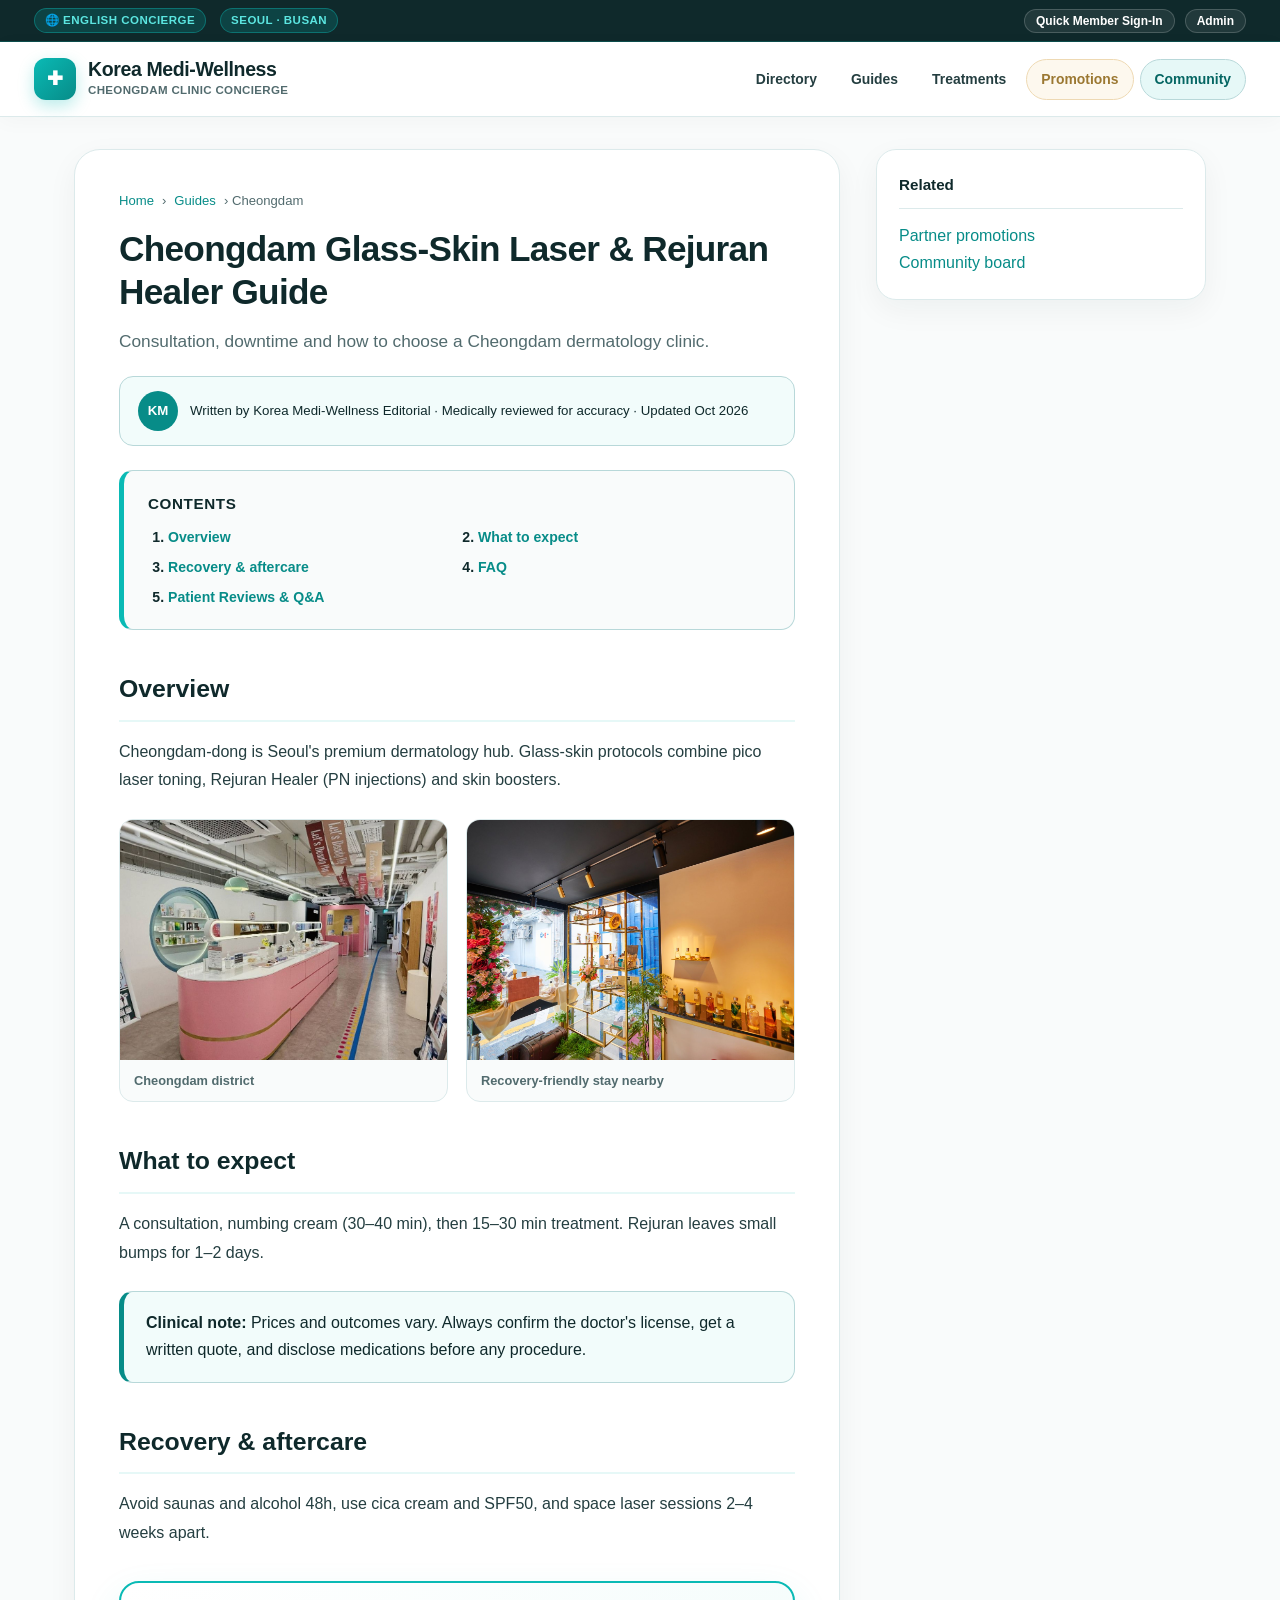
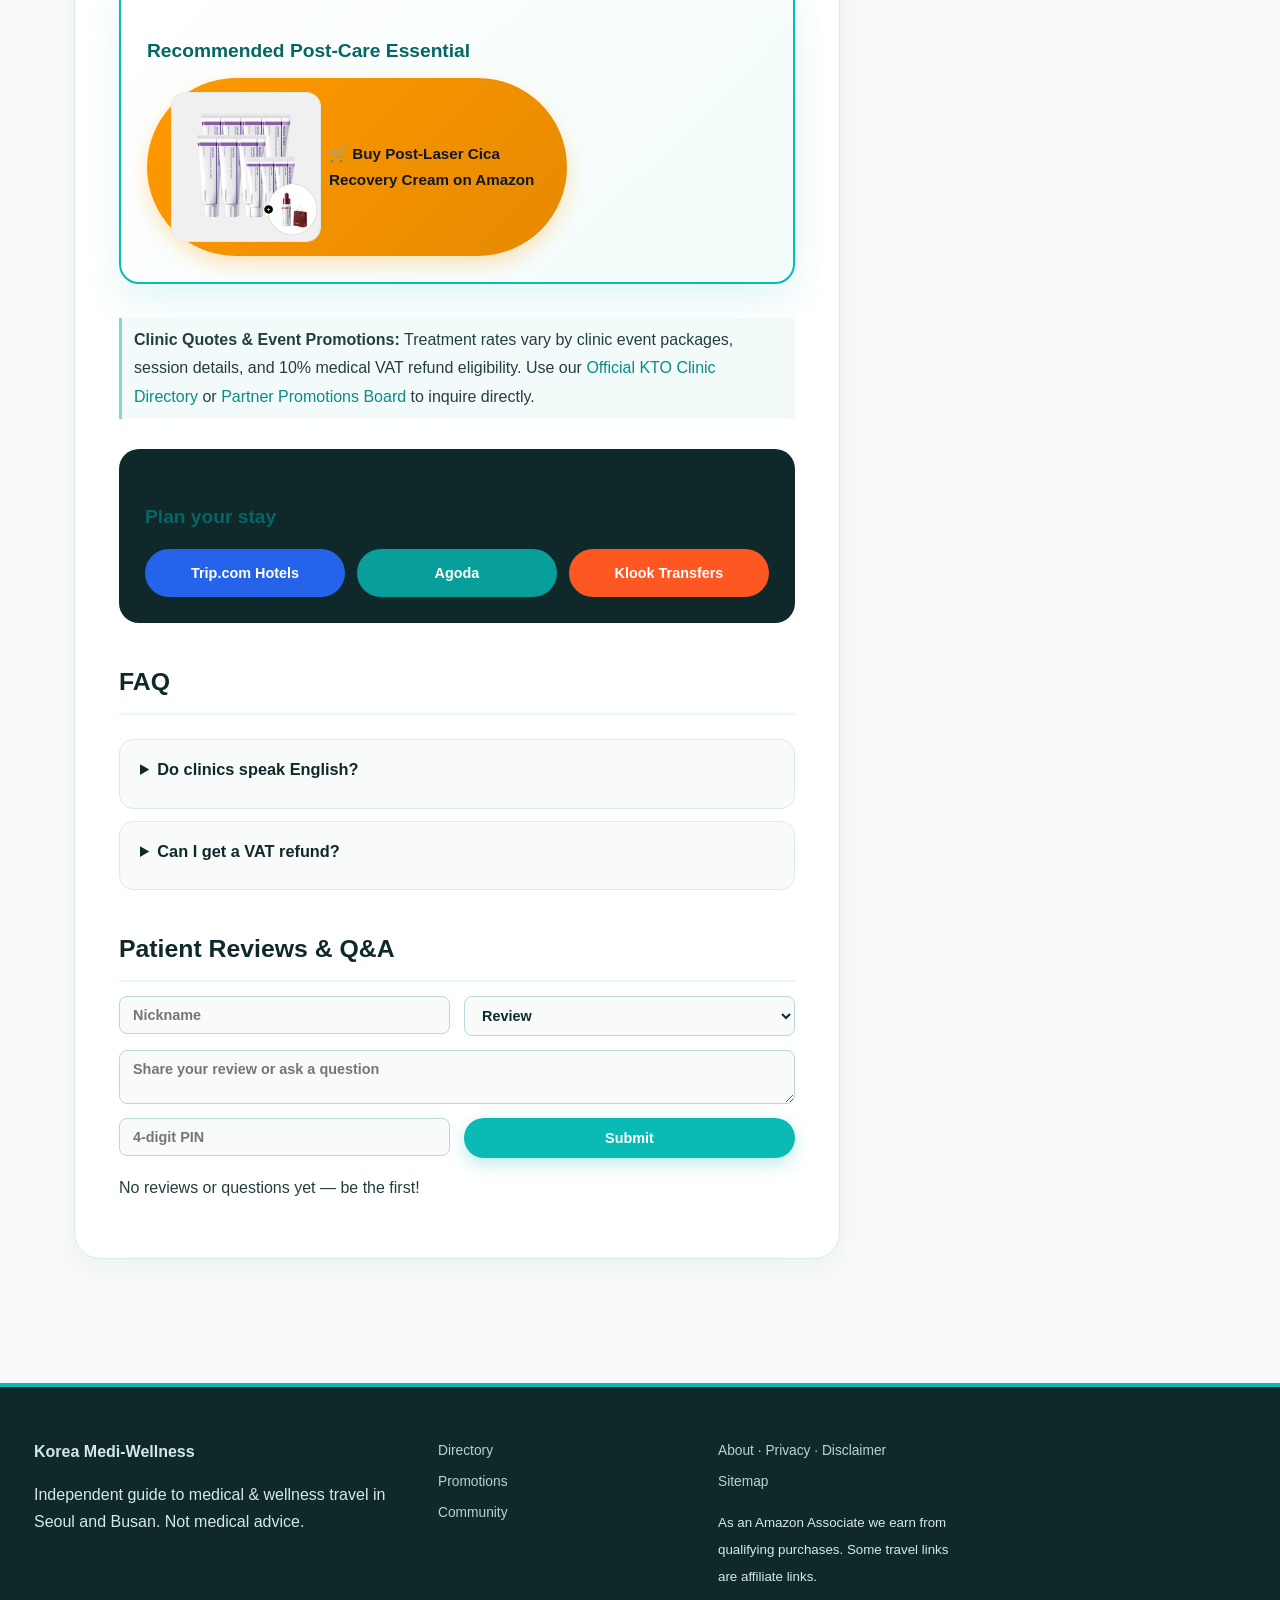
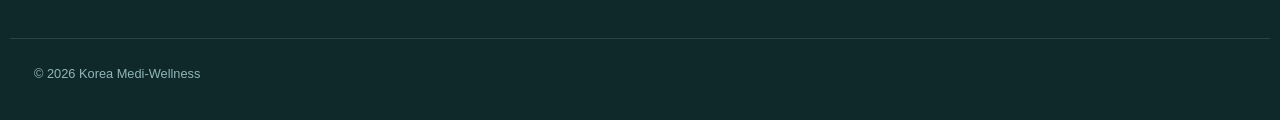
<file: posts/cheongdam-glass-skin-laser-rejuran-guide.html>
<!DOCTYPE html><html lang="en"><head><meta charset="utf-8"><meta name="viewport" content="width=device-width,initial-scale=1"><title>Cheongdam Glass-Skin Laser &amp; Rejuran Healer Guide | Korea Medi-Wellness</title><meta name="description" content="Consultation, downtime and how to choose a Cheongdam dermatology clinic."><link rel="stylesheet" href="../assets/mediwell-styles.css"><script src="https://emrldtp.cc/NTkxMjc3.js?t=591277" async></script></head><body>
<div class="top-concierge-bar"><div class="container top-concierge-inner"><div class="top-concierge-left"><span class="concierge-pill">🌐 English Concierge</span><span class="concierge-pill">Seoul · Busan</span></div><div class="top-concierge-right"><button class="top-util-btn" data-member-btn>Quick Member Sign-In</button><button class="top-util-btn" data-admin-btn>Admin</button></div></div></div>
<header class="site-header"><div class="container header-inner"><a class="brand-logo" href="../index.html"><span class="brand-mark">✚</span><span class="brand-text-wrap"><span class="brand-name">Korea Medi-Wellness</span><span class="brand-sub">Cheongdam Clinic Concierge</span></span></a><nav class="main-nav"><a class="nav-item" href="../index.html">Directory</a><a class="nav-item" href="../index.html#guides">Guides</a><a class="nav-item" href="../index.html#matrix">Treatments</a><a class="nav-item nav-item-promo" href="../promotions.html">Promotions</a><a class="nav-item nav-item-community" href="../community.html">Community</a></nav></div></header>
<div class="container article-shell"><main class="article-main"><nav class="breadcrumb-nav"><a href="../index.html">Home</a> › <a href="../index.html#guides">Guides</a> › Cheongdam</nav><h1 class="article-h1">Cheongdam Glass-Skin Laser &amp; Rejuran Healer Guide</h1><p class="article-subtitle">Consultation, downtime and how to choose a Cheongdam dermatology clinic.</p><div class="ymyl-reviewer-bar"><div class="ymyl-author-left"><span class="ymyl-avatar">KM</span> Written by Korea Medi-Wellness Editorial · Medically reviewed for accuracy · Updated Oct 2026</div></div>
<div class="toc-box"><div class="toc-title">Contents</div><ol class="toc-list"><li><a href="#overview">Overview</a></li><li><a href="#what">What to expect</a></li><li><a href="#recovery">Recovery &amp; aftercare</a></li><li><a href="#faq">FAQ</a></li><li><a href="#reviews">Patient Reviews &amp; Q&amp;A</a></li></ol></div>
<div class="article-content"><h2 id="overview">Overview</h2><p>Cheongdam-dong is Seoul's premium dermatology hub. Glass-skin protocols combine pico laser toning, Rejuran Healer (PN injections) and skin boosters.</p><div class="photo-duo-grid"><figure class="photo-figure"><img src="../assets/img/kbeauty-clinic-01.jpg" alt="Cheongdam Glass-Skin Laser &amp; Rejuran Healer Guide"><figcaption>Cheongdam district</figcaption></figure><figure class="photo-figure"><img src="../assets/img/cheongdam-scent-01.jpg" alt="Wellness stay"><figcaption>Recovery-friendly stay nearby</figcaption></figure></div>
<h2 id="what">What to expect</h2><p>A consultation, numbing cream (30–40 min), then 15–30 min treatment. Rejuran leaves small bumps for 1–2 days.</p><div class="clinical-callout"><b>Clinical note:</b> Prices and outcomes vary. Always confirm the doctor's license, get a written quote, and disclose medications before any procedure.</div>
<h2 id="recovery">Recovery &amp; aftercare</h2><p>Avoid saunas and alcohol 48h, use cica cream and SPF50, and space laser sessions 2–4 weeks apart.</p>
<div class="recovery-amazon-card"><h3>Recommended Post-Care Essential</h3><div class="recovery-card-grid" style="grid-template-columns:1fr;max-width:420px"><a class="btn btn-amazon" rel="sponsored nofollow" href="https://www.amazon.com/s?k=Korean+Cica+Post+Laser+Repair+Cream&amp;tag=dctrade-20"><img src="../assets/img/recovery-cica-cream.jpg" alt="🛒 Buy Post-Laser Cica Recovery Cream on Amazon">🛒 Buy Post-Laser Cica Recovery Cream on Amazon</a></div></div>
<p class="price-note"><b>Clinic Quotes &amp; Event Promotions:</b> Treatment rates vary by clinic event packages, session details, and 10% medical VAT refund eligibility. Use our <a href="../index.html#directory">Official KTO Clinic Directory</a> or <a href="../promotions.html">Partner Promotions Board</a> to inquire directly.</p><div class="travel-concierge-box"><h3>Plan your stay</h3><div class="travel-btn-grid"><a class="btn btn-trip" rel="sponsored nofollow" href="https://www.trip.com/hotels/list?city=1&amp;keyword=Seoul">Trip.com Hotels</a><a class="btn btn-agoda" rel="sponsored nofollow" href="https://www.agoda.com/search?city=14690&amp;textToSearch=Seoul">Agoda</a><a class="btn btn-klook" rel="sponsored nofollow" href="https://www.klook.com/search/result/?query=Seoul%20airport%20transfer">Klook Transfers</a></div></div>
<h2 id="faq">FAQ</h2><div class="faq-accordion"><details class="faq-item"><summary class="faq-q">Do clinics speak English?</summary><div class="faq-a">Most international-facing clinics have English coordinators; book ahead.</div></details><details class="faq-item"><summary class="faq-q">Can I get a VAT refund?</summary><div class="faq-a">Eligible cosmetic procedures at registered clinics qualify for the medical tourism tax refund.</div></details></div>
<h2 id="reviews">Patient Reviews &amp; Q&amp;A</h2><form id="cmtForm" class="mw-form-grid"><div class="mw-field"><input class="finder-input" name="name" placeholder="Nickname"></div><div class="mw-field"><select class="finder-select" name="type"><option>Review</option><option>Question</option></select></div><div class="mw-field full"><textarea class="finder-input" name="text" required placeholder="Share your review or ask a question"></textarea></div><div class="mw-field"><input class="finder-input" name="pin" maxlength="4" placeholder="4-digit PIN" required></div><div class="mw-field"><button class="btn btn-tiffany">Submit</button></div></form><div id="cmtList"></div></div></main>
<aside class="article-sidebar"><div class="sidebar-panel"><div class="sidebar-panel-title">Related</div><a href="../promotions.html">Partner promotions</a><br><a href="../community.html">Community board</a></div></aside></div>
<footer class="site-footer"><div class="container footer-grid"><div class="footer-col"><b>Korea Medi-Wellness</b><p>Independent guide to medical &amp; wellness travel in Seoul and Busan. Not medical advice.</p></div><div class="footer-col"><ul class="footer-links"><li><a href="../index.html">Directory</a></li><li><a href="../promotions.html">Promotions</a></li><li><a href="../community.html">Community</a></li></ul></div><div class="footer-col"><ul class="footer-links"><li><a href="../posts/about-privacy-disclaimer.html">About · Privacy · Disclaimer</a></li><li><a href="../sitemap.xml">Sitemap</a></li></ul><p><small>As an Amazon Associate we earn from qualifying purchases. Some travel links are affiliate links.</small></p></div></div><div class="container footer-bottom">© 2026 Korea Medi-Wellness</div></footer>
<script src="../assets/mediwell-app.js"></script></body></html>
</file>
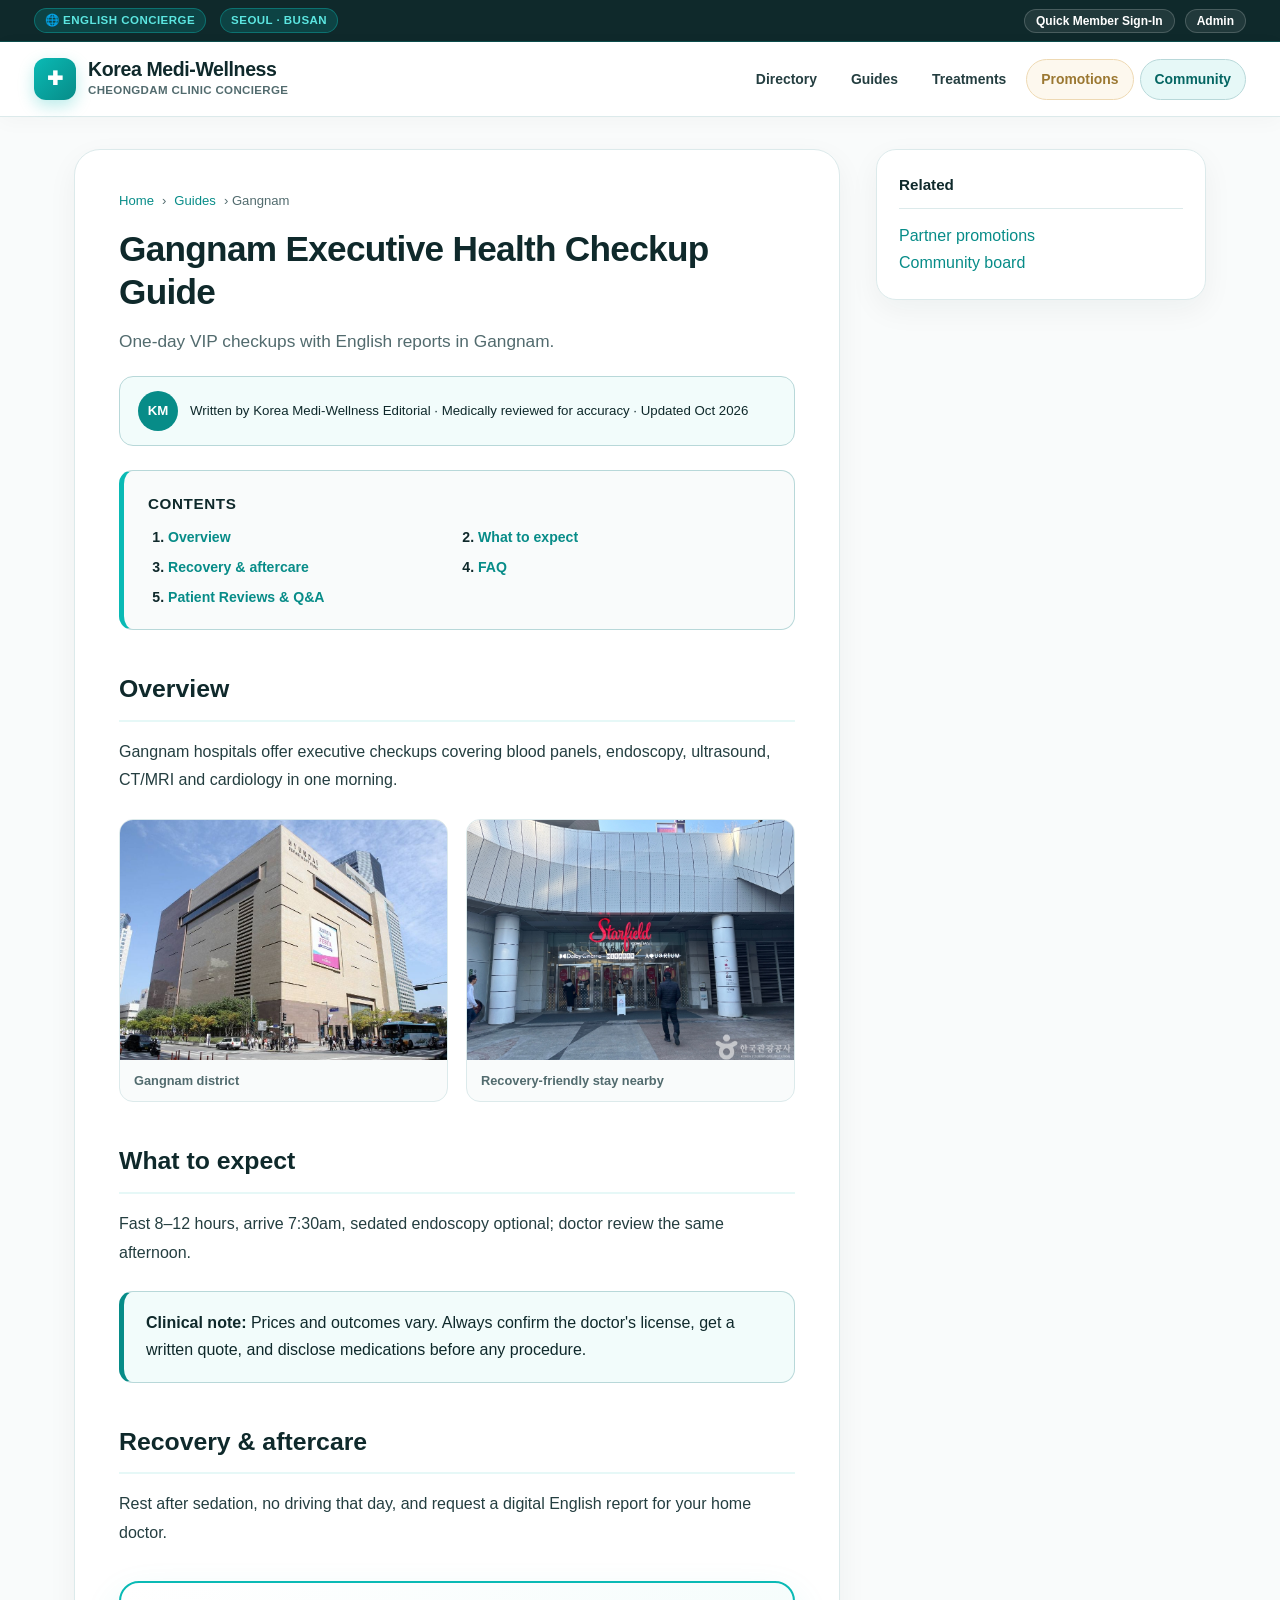
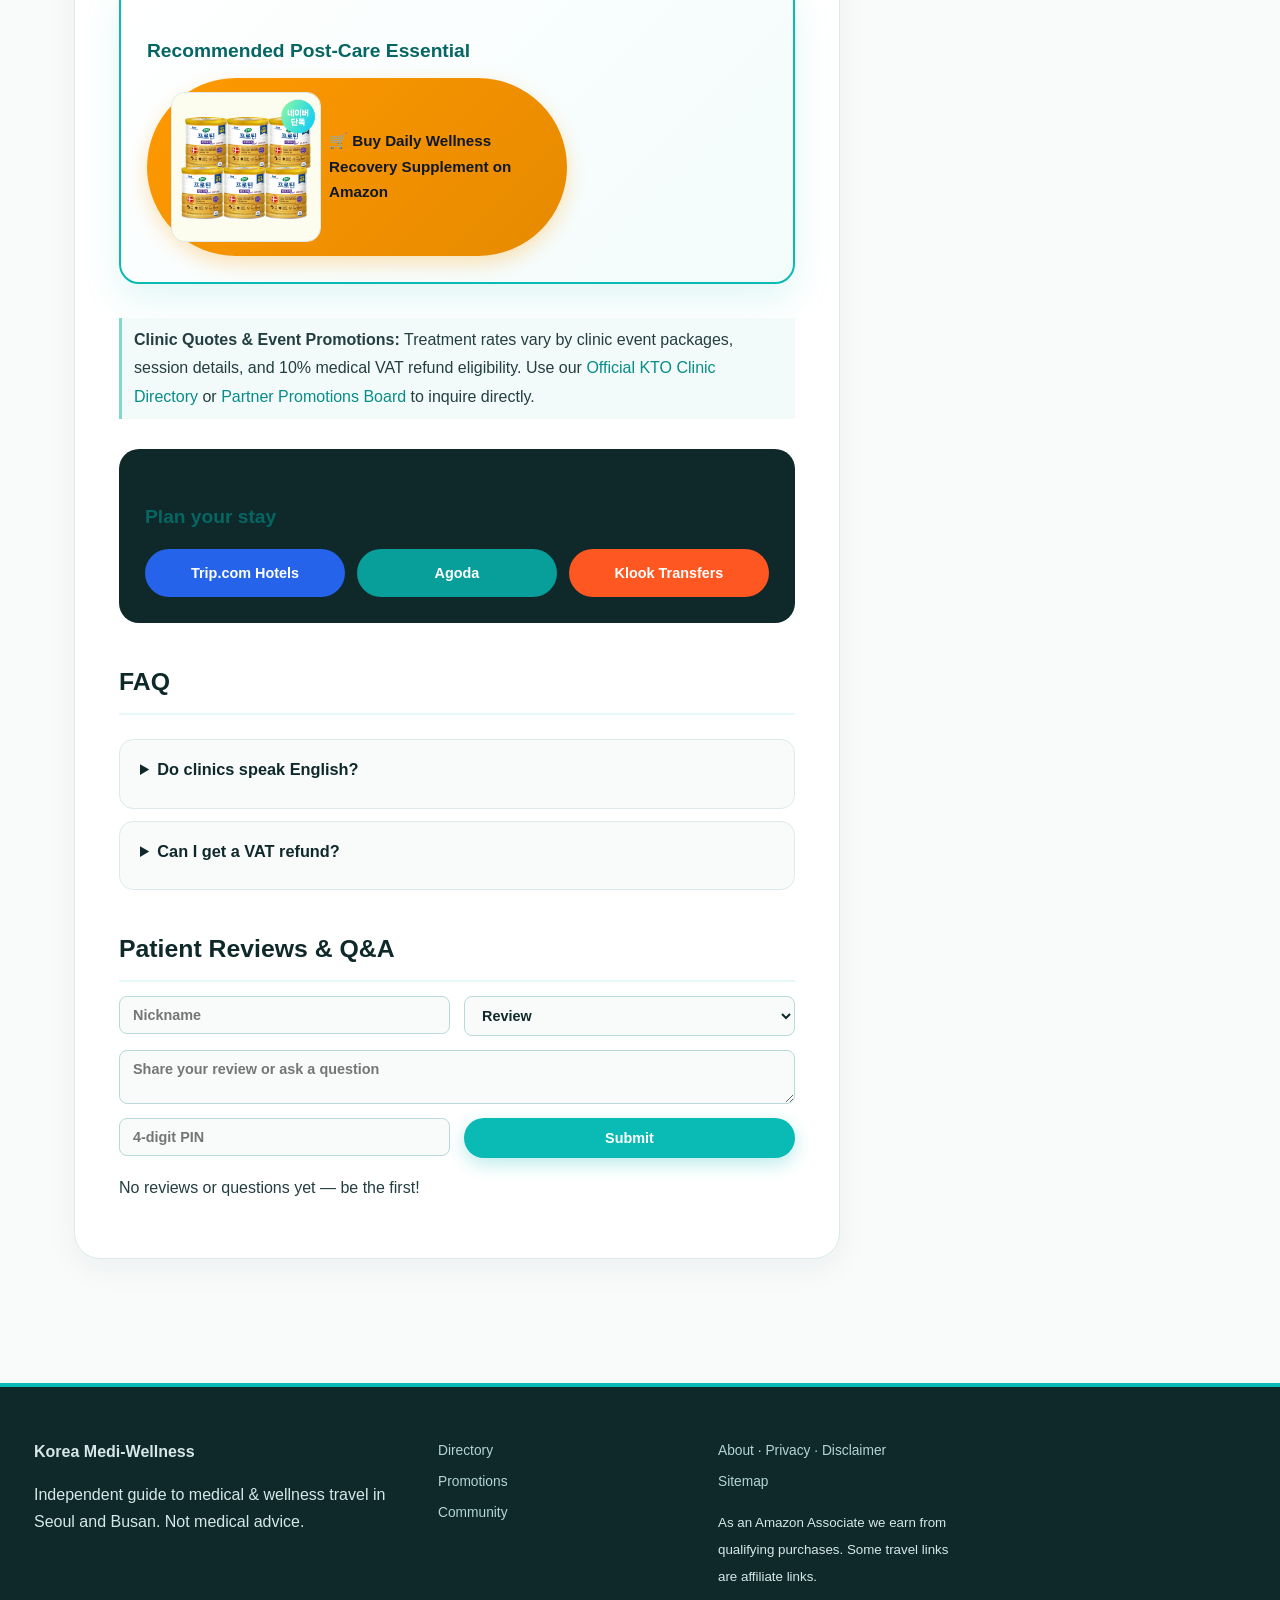
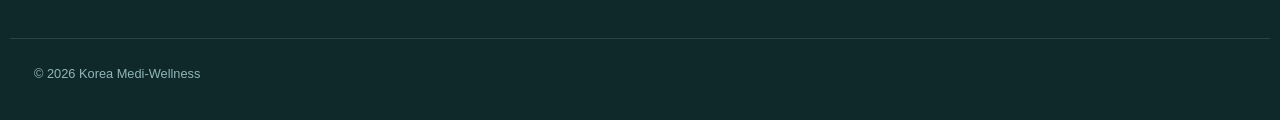
<file: posts/gangnam-executive-health-checkup-guide.html>
<!DOCTYPE html><html lang="en"><head><meta charset="utf-8"><meta name="viewport" content="width=device-width,initial-scale=1"><title>Gangnam Executive Health Checkup Guide | Korea Medi-Wellness</title><meta name="description" content="One-day VIP checkups with English reports in Gangnam."><link rel="stylesheet" href="../assets/mediwell-styles.css"><script src="https://emrldtp.cc/NTkxMjc3.js?t=591277" async></script></head><body>
<div class="top-concierge-bar"><div class="container top-concierge-inner"><div class="top-concierge-left"><span class="concierge-pill">🌐 English Concierge</span><span class="concierge-pill">Seoul · Busan</span></div><div class="top-concierge-right"><button class="top-util-btn" data-member-btn>Quick Member Sign-In</button><button class="top-util-btn" data-admin-btn>Admin</button></div></div></div>
<header class="site-header"><div class="container header-inner"><a class="brand-logo" href="../index.html"><span class="brand-mark">✚</span><span class="brand-text-wrap"><span class="brand-name">Korea Medi-Wellness</span><span class="brand-sub">Cheongdam Clinic Concierge</span></span></a><nav class="main-nav"><a class="nav-item" href="../index.html">Directory</a><a class="nav-item" href="../index.html#guides">Guides</a><a class="nav-item" href="../index.html#matrix">Treatments</a><a class="nav-item nav-item-promo" href="../promotions.html">Promotions</a><a class="nav-item nav-item-community" href="../community.html">Community</a></nav></div></header>
<div class="container article-shell"><main class="article-main"><nav class="breadcrumb-nav"><a href="../index.html">Home</a> › <a href="../index.html#guides">Guides</a> › Gangnam</nav><h1 class="article-h1">Gangnam Executive Health Checkup Guide</h1><p class="article-subtitle">One-day VIP checkups with English reports in Gangnam.</p><div class="ymyl-reviewer-bar"><div class="ymyl-author-left"><span class="ymyl-avatar">KM</span> Written by Korea Medi-Wellness Editorial · Medically reviewed for accuracy · Updated Oct 2026</div></div>
<div class="toc-box"><div class="toc-title">Contents</div><ol class="toc-list"><li><a href="#overview">Overview</a></li><li><a href="#what">What to expect</a></li><li><a href="#recovery">Recovery &amp; aftercare</a></li><li><a href="#faq">FAQ</a></li><li><a href="#reviews">Patient Reviews &amp; Q&amp;A</a></li></ol></div>
<div class="article-content"><h2 id="overview">Overview</h2><p>Gangnam hospitals offer executive checkups covering blood panels, endoscopy, ultrasound, CT/MRI and cardiology in one morning.</p><div class="photo-duo-grid"><figure class="photo-figure"><img src="../assets/img/gangnam-med-hub-01.jpg" alt="Gangnam Executive Health Checkup Guide"><figcaption>Gangnam district</figcaption></figure><figure class="photo-figure"><img src="../assets/img/gangnam-coex-01.jpg" alt="Wellness stay"><figcaption>Recovery-friendly stay nearby</figcaption></figure></div>
<h2 id="what">What to expect</h2><p>Fast 8–12 hours, arrive 7:30am, sedated endoscopy optional; doctor review the same afternoon.</p><div class="clinical-callout"><b>Clinical note:</b> Prices and outcomes vary. Always confirm the doctor's license, get a written quote, and disclose medications before any procedure.</div>
<h2 id="recovery">Recovery &amp; aftercare</h2><p>Rest after sedation, no driving that day, and request a digital English report for your home doctor.</p>
<div class="recovery-amazon-card"><h3>Recommended Post-Care Essential</h3><div class="recovery-card-grid" style="grid-template-columns:1fr;max-width:420px"><a class="btn btn-amazon" rel="sponsored nofollow" href="https://www.amazon.com/s?k=Korean+Red+Ginseng+Daily+Wellness+Supplement&amp;tag=dctrade-20"><img src="../assets/img/recovery-wellness-nutrition.jpg" alt="🛒 Buy Daily Wellness Recovery Supplement on Amazon">🛒 Buy Daily Wellness Recovery Supplement on Amazon</a></div></div>
<p class="price-note"><b>Clinic Quotes &amp; Event Promotions:</b> Treatment rates vary by clinic event packages, session details, and 10% medical VAT refund eligibility. Use our <a href="../index.html#directory">Official KTO Clinic Directory</a> or <a href="../promotions.html">Partner Promotions Board</a> to inquire directly.</p><div class="travel-concierge-box"><h3>Plan your stay</h3><div class="travel-btn-grid"><a class="btn btn-trip" rel="sponsored nofollow" href="https://www.trip.com/hotels/list?city=1&amp;keyword=Seoul">Trip.com Hotels</a><a class="btn btn-agoda" rel="sponsored nofollow" href="https://www.agoda.com/search?city=14690&amp;textToSearch=Seoul">Agoda</a><a class="btn btn-klook" rel="sponsored nofollow" href="https://www.klook.com/search/result/?query=Seoul%20airport%20transfer">Klook Transfers</a></div></div>
<h2 id="faq">FAQ</h2><div class="faq-accordion"><details class="faq-item"><summary class="faq-q">Do clinics speak English?</summary><div class="faq-a">Most international-facing clinics have English coordinators; book ahead.</div></details><details class="faq-item"><summary class="faq-q">Can I get a VAT refund?</summary><div class="faq-a">Eligible cosmetic procedures at registered clinics qualify for the medical tourism tax refund.</div></details></div>
<h2 id="reviews">Patient Reviews &amp; Q&amp;A</h2><form id="cmtForm" class="mw-form-grid"><div class="mw-field"><input class="finder-input" name="name" placeholder="Nickname"></div><div class="mw-field"><select class="finder-select" name="type"><option>Review</option><option>Question</option></select></div><div class="mw-field full"><textarea class="finder-input" name="text" required placeholder="Share your review or ask a question"></textarea></div><div class="mw-field"><input class="finder-input" name="pin" maxlength="4" placeholder="4-digit PIN" required></div><div class="mw-field"><button class="btn btn-tiffany">Submit</button></div></form><div id="cmtList"></div></div></main>
<aside class="article-sidebar"><div class="sidebar-panel"><div class="sidebar-panel-title">Related</div><a href="../promotions.html">Partner promotions</a><br><a href="../community.html">Community board</a></div></aside></div>
<footer class="site-footer"><div class="container footer-grid"><div class="footer-col"><b>Korea Medi-Wellness</b><p>Independent guide to medical &amp; wellness travel in Seoul and Busan. Not medical advice.</p></div><div class="footer-col"><ul class="footer-links"><li><a href="../index.html">Directory</a></li><li><a href="../promotions.html">Promotions</a></li><li><a href="../community.html">Community</a></li></ul></div><div class="footer-col"><ul class="footer-links"><li><a href="../posts/about-privacy-disclaimer.html">About · Privacy · Disclaimer</a></li><li><a href="../sitemap.xml">Sitemap</a></li></ul><p><small>As an Amazon Associate we earn from qualifying purchases. Some travel links are affiliate links.</small></p></div></div><div class="container footer-bottom">© 2026 Korea Medi-Wellness</div></footer>
<script src="../assets/mediwell-app.js"></script></body></html>
</file>
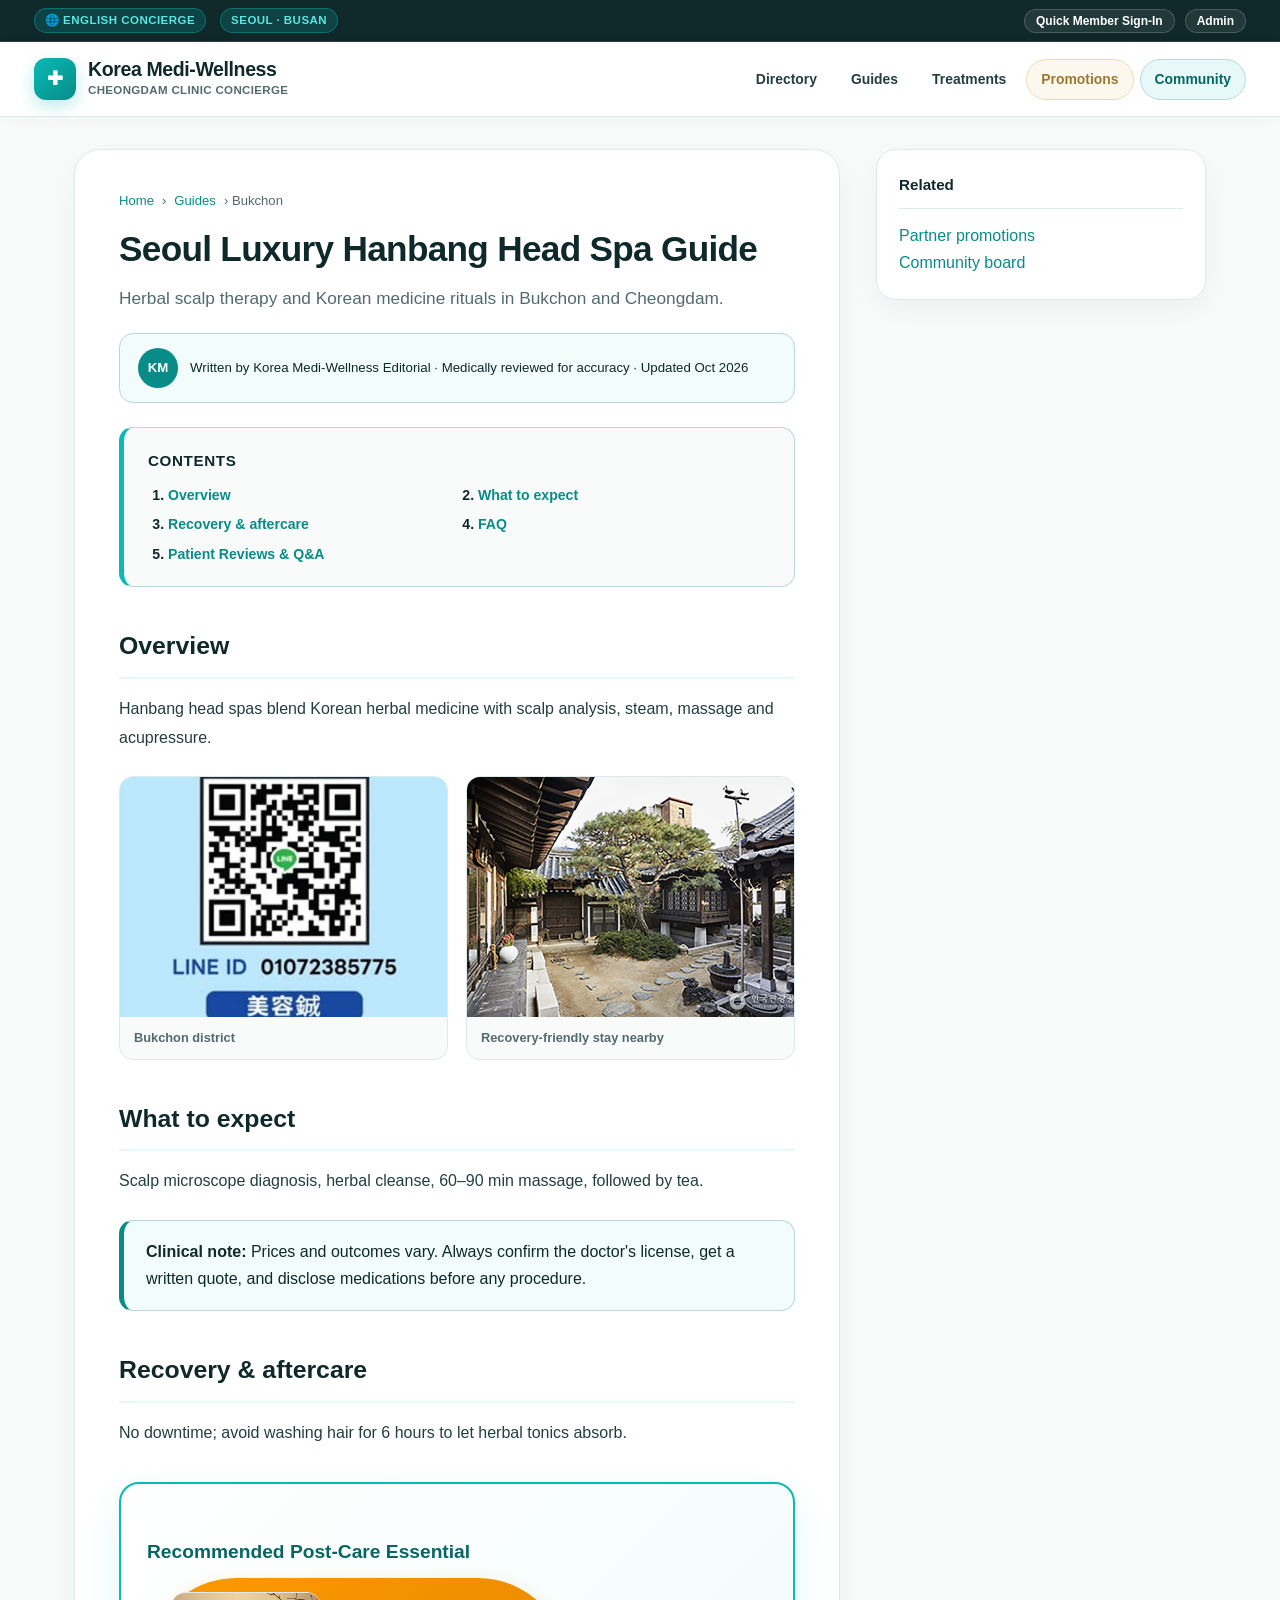
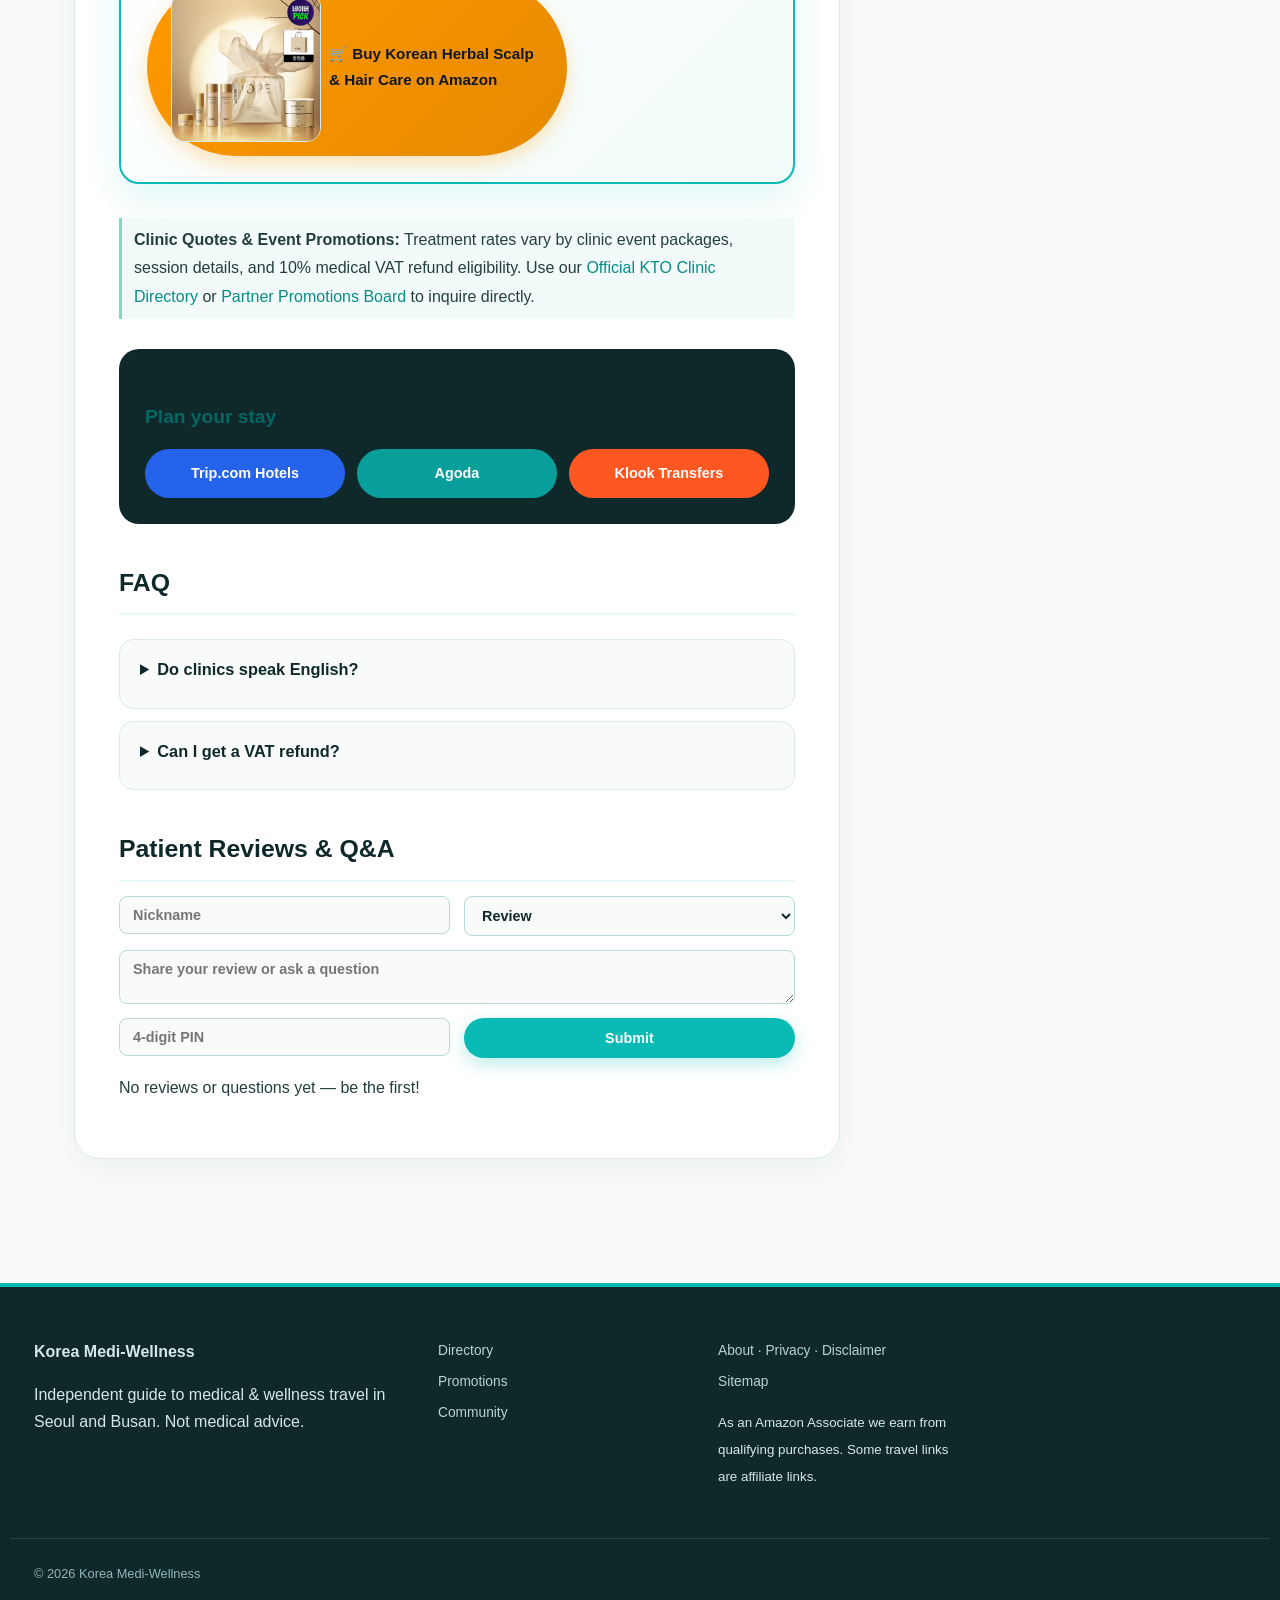
<file: posts/seoul-luxury-hanbang-head-spa-guide.html>
<!DOCTYPE html><html lang="en"><head><meta charset="utf-8"><meta name="viewport" content="width=device-width,initial-scale=1"><title>Seoul Luxury Hanbang Head Spa Guide | Korea Medi-Wellness</title><meta name="description" content="Herbal scalp therapy and Korean medicine rituals in Bukchon and Cheongdam."><link rel="stylesheet" href="../assets/mediwell-styles.css"><script src="https://emrldtp.cc/NTkxMjc3.js?t=591277" async></script></head><body>
<div class="top-concierge-bar"><div class="container top-concierge-inner"><div class="top-concierge-left"><span class="concierge-pill">🌐 English Concierge</span><span class="concierge-pill">Seoul · Busan</span></div><div class="top-concierge-right"><button class="top-util-btn" data-member-btn>Quick Member Sign-In</button><button class="top-util-btn" data-admin-btn>Admin</button></div></div></div>
<header class="site-header"><div class="container header-inner"><a class="brand-logo" href="../index.html"><span class="brand-mark">✚</span><span class="brand-text-wrap"><span class="brand-name">Korea Medi-Wellness</span><span class="brand-sub">Cheongdam Clinic Concierge</span></span></a><nav class="main-nav"><a class="nav-item" href="../index.html">Directory</a><a class="nav-item" href="../index.html#guides">Guides</a><a class="nav-item" href="../index.html#matrix">Treatments</a><a class="nav-item nav-item-promo" href="../promotions.html">Promotions</a><a class="nav-item nav-item-community" href="../community.html">Community</a></nav></div></header>
<div class="container article-shell"><main class="article-main"><nav class="breadcrumb-nav"><a href="../index.html">Home</a> › <a href="../index.html#guides">Guides</a> › Bukchon</nav><h1 class="article-h1">Seoul Luxury Hanbang Head Spa Guide</h1><p class="article-subtitle">Herbal scalp therapy and Korean medicine rituals in Bukchon and Cheongdam.</p><div class="ymyl-reviewer-bar"><div class="ymyl-author-left"><span class="ymyl-avatar">KM</span> Written by Korea Medi-Wellness Editorial · Medically reviewed for accuracy · Updated Oct 2026</div></div>
<div class="toc-box"><div class="toc-title">Contents</div><ol class="toc-list"><li><a href="#overview">Overview</a></li><li><a href="#what">What to expect</a></li><li><a href="#recovery">Recovery &amp; aftercare</a></li><li><a href="#faq">FAQ</a></li><li><a href="#reviews">Patient Reviews &amp; Q&amp;A</a></li></ol></div>
<div class="article-content"><h2 id="overview">Overview</h2><p>Hanbang head spas blend Korean herbal medicine with scalp analysis, steam, massage and acupressure.</p><div class="photo-duo-grid"><figure class="photo-figure"><img src="../assets/img/hanbang-clinic-01.jpg" alt="Seoul Luxury Hanbang Head Spa Guide"><figcaption>Bukchon district</figcaption></figure><figure class="photo-figure"><img src="../assets/img/bukchon-hanok-spa-01.jpg" alt="Wellness stay"><figcaption>Recovery-friendly stay nearby</figcaption></figure></div>
<h2 id="what">What to expect</h2><p>Scalp microscope diagnosis, herbal cleanse, 60–90 min massage, followed by tea.</p><div class="clinical-callout"><b>Clinical note:</b> Prices and outcomes vary. Always confirm the doctor's license, get a written quote, and disclose medications before any procedure.</div>
<h2 id="recovery">Recovery &amp; aftercare</h2><p>No downtime; avoid washing hair for 6 hours to let herbal tonics absorb.</p>
<div class="recovery-amazon-card"><h3>Recommended Post-Care Essential</h3><div class="recovery-card-grid" style="grid-template-columns:1fr;max-width:420px"><a class="btn btn-amazon" rel="sponsored nofollow" href="https://www.amazon.com/s?k=Korean+Herbal+Scalp+Care+Tonic+Shampoo&amp;tag=dctrade-20"><img src="../assets/img/recovery-hanbang-cream.jpg" alt="🛒 Buy Korean Herbal Scalp &amp; Hair Care on Amazon">🛒 Buy Korean Herbal Scalp &amp; Hair Care on Amazon</a></div></div>
<p class="price-note"><b>Clinic Quotes &amp; Event Promotions:</b> Treatment rates vary by clinic event packages, session details, and 10% medical VAT refund eligibility. Use our <a href="../index.html#directory">Official KTO Clinic Directory</a> or <a href="../promotions.html">Partner Promotions Board</a> to inquire directly.</p><div class="travel-concierge-box"><h3>Plan your stay</h3><div class="travel-btn-grid"><a class="btn btn-trip" rel="sponsored nofollow" href="https://www.trip.com/hotels/list?city=1&amp;keyword=Seoul">Trip.com Hotels</a><a class="btn btn-agoda" rel="sponsored nofollow" href="https://www.agoda.com/search?city=14690&amp;textToSearch=Seoul">Agoda</a><a class="btn btn-klook" rel="sponsored nofollow" href="https://www.klook.com/search/result/?query=Seoul%20airport%20transfer">Klook Transfers</a></div></div>
<h2 id="faq">FAQ</h2><div class="faq-accordion"><details class="faq-item"><summary class="faq-q">Do clinics speak English?</summary><div class="faq-a">Most international-facing clinics have English coordinators; book ahead.</div></details><details class="faq-item"><summary class="faq-q">Can I get a VAT refund?</summary><div class="faq-a">Eligible cosmetic procedures at registered clinics qualify for the medical tourism tax refund.</div></details></div>
<h2 id="reviews">Patient Reviews &amp; Q&amp;A</h2><form id="cmtForm" class="mw-form-grid"><div class="mw-field"><input class="finder-input" name="name" placeholder="Nickname"></div><div class="mw-field"><select class="finder-select" name="type"><option>Review</option><option>Question</option></select></div><div class="mw-field full"><textarea class="finder-input" name="text" required placeholder="Share your review or ask a question"></textarea></div><div class="mw-field"><input class="finder-input" name="pin" maxlength="4" placeholder="4-digit PIN" required></div><div class="mw-field"><button class="btn btn-tiffany">Submit</button></div></form><div id="cmtList"></div></div></main>
<aside class="article-sidebar"><div class="sidebar-panel"><div class="sidebar-panel-title">Related</div><a href="../promotions.html">Partner promotions</a><br><a href="../community.html">Community board</a></div></aside></div>
<footer class="site-footer"><div class="container footer-grid"><div class="footer-col"><b>Korea Medi-Wellness</b><p>Independent guide to medical &amp; wellness travel in Seoul and Busan. Not medical advice.</p></div><div class="footer-col"><ul class="footer-links"><li><a href="../index.html">Directory</a></li><li><a href="../promotions.html">Promotions</a></li><li><a href="../community.html">Community</a></li></ul></div><div class="footer-col"><ul class="footer-links"><li><a href="../posts/about-privacy-disclaimer.html">About · Privacy · Disclaimer</a></li><li><a href="../sitemap.xml">Sitemap</a></li></ul><p><small>As an Amazon Associate we earn from qualifying purchases. Some travel links are affiliate links.</small></p></div></div><div class="container footer-bottom">© 2026 Korea Medi-Wellness</div></footer>
<script src="../assets/mediwell-app.js"></script></body></html>
</file>
<file: assets/mediwell-styles.css>
/* ==========================================================================
   K-MEDI WELLNESS CONCIERGE (korea-medi-wellness)
   Visual Identity: Clean Medical White & Tiffany Mint — Cheongdam Clinic Directory & Editorial Guide
   Palette:
     - Background: Crisp Clinical White (#F9FBFB) & Pure Surface (#FFFFFF)
     - Primary Accent: Tiffany Mint / Medical Teal (#0ABAB5, hover #089E9A, soft tint #E6F8F7)
     - Text: Deep Clinical Slate (#0F292B) & Cool Muted Gray (#526B6E)
     - Secondary Accent: Champagne Gold (#C5A059, soft tint #FDF8EE) for Verified Partner / Sponsored badges
   ========================================================================== */

:root {
  --bg-clinical: #F9FBFB;
  --bg-surface: #FFFFFF;
  --bg-mint-soft: #E6F8F7;
  --bg-mint-ultra: #F2FCFB;
  --tiffany: #0ABAB5;
  --tiffany-dark: #078C88;
  --tiffany-deep: #056663;
  --slate-deep: #0F292B;
  --slate-body: #243E40;
  --slate-muted: #526B6E;
  --slate-light: #829A9D;
  --border-clinical: #DCEAEB;
  --border-strong: #B8D8D9;
  --gold-champagne: #C5A059;
  --gold-dark: #9B7832;
  --gold-soft: #FDF8EE;
  --gold-border: #EED9B3;
  --coral-alert: #E11D48;
  --radius-sm: 8px;
  --radius-md: 14px;
  --radius-lg: 20px;
  --radius-xl: 26px;
  --shadow-clinical: 0 10px 30px rgba(15, 41, 43, 0.05);
  --shadow-hover: 0 16px 38px rgba(10, 186, 181, 0.12);
  --font-sans: 'Plus Jakarta Sans', -apple-system, BlinkMacSystemFont, 'Segoe UI', Roboto, sans-serif;
  --font-serif: 'Cormorant Garamond', 'Playfair Display', Georgia, serif;
}

*, *::before, *::after {
  box-sizing: border-box;
}

html {
  scroll-behavior: smooth;
  font-size: 16px;
}

body {
  margin: 0;
  padding: 0;
  background-color: var(--bg-clinical);
  color: var(--slate-deep);
  font-family: var(--font-sans);
  line-height: 1.68;
  -webkit-font-smoothing: antialiased;
}

a {
  color: var(--tiffany-dark);
  text-decoration: none;
  transition: color 0.18s ease, background-color 0.18s ease, border-color 0.18s ease, transform 0.18s ease;
}

a:hover {
  color: var(--tiffany);
}

img {
  max-width: 100%;
  height: auto;
  display: block;
}

.container {
  max-width: 1260px;
  margin: 0 auto;
  padding: 0 24px;
}

/* ==========================================================================
   1. Top Clinical Concierge Utility Bar & Sticky Header
   ========================================================================== */
.top-concierge-bar {
  background: var(--slate-deep);
  color: #E6F8F7;
  font-size: 0.79rem;
  padding: 8px 0;
  border-bottom: 1px solid rgba(10, 186, 181, 0.25);
}

.top-concierge-inner {
  display: flex;
  align-items: center;
  justify-content: space-between;
  flex-wrap: wrap;
  gap: 10px;
}

.top-concierge-left {
  display: flex;
  align-items: center;
  gap: 14px;
  flex-wrap: wrap;
}

.concierge-pill {
  display: inline-flex;
  align-items: center;
  gap: 5px;
  background: rgba(10, 186, 181, 0.18);
  color: #5CE6E1;
  border: 1px solid rgba(10, 186, 181, 0.4);
  padding: 2px 10px;
  border-radius: 999px;
  font-weight: 700;
  font-size: 0.72rem;
  letter-spacing: 0.04em;
  text-transform: uppercase;
}

.top-concierge-right {
  display: flex;
  align-items: center;
  gap: 10px;
  flex-wrap: wrap;
}

.top-util-btn {
  background: rgba(255, 255, 255, 0.08);
  color: #FFFFFF;
  border: 1px solid rgba(255, 255, 255, 0.18);
  padding: 4px 11px;
  border-radius: 999px;
  font-size: 0.75rem;
  font-weight: 700;
  cursor: pointer;
  display: inline-flex;
  align-items: center;
  gap: 5px;
  transition: all 0.15s ease;
}

.top-util-btn:hover {
  background: var(--tiffany);
  border-color: var(--tiffany);
  color: #FFFFFF;
}

.top-util-btn.member-active {
  background: rgba(10, 186, 181, 0.25);
  border-color: #0ABAB5;
  color: #6EF7F3;
}

.top-util-btn.admin-active {
  background: var(--gold-champagne);
  border-color: var(--gold-champagne);
  color: #0F292B;
}

/* Main Header */
.site-header {
  position: sticky;
  top: 0;
  z-index: 100;
  background: rgba(255, 255, 255, 0.96);
  backdrop-filter: blur(12px);
  border-bottom: 1px solid var(--border-clinical);
  box-shadow: 0 4px 20px rgba(15, 41, 43, 0.03);
}

.header-inner {
  display: flex;
  align-items: center;
  justify-content: space-between;
  min-height: 74px;
  gap: 20px;
  flex-wrap: wrap;
}

.brand-logo {
  display: flex;
  align-items: center;
  gap: 12px;
  color: var(--slate-deep);
}

.brand-mark {
  width: 42px;
  height: 42px;
  border-radius: 12px;
  background: linear-gradient(135deg, var(--tiffany) 0%, var(--tiffany-dark) 100%);
  color: #FFFFFF;
  display: flex;
  align-items: center;
  justify-content: center;
  font-weight: 800;
  font-size: 1.2rem;
  box-shadow: 0 6px 16px rgba(10, 186, 181, 0.28);
  flex-shrink: 0;
}

.brand-text-wrap {
  display: flex;
  flex-direction: column;
}

.brand-name {
  font-size: 1.22rem;
  font-weight: 800;
  letter-spacing: -0.02em;
  color: var(--slate-deep);
  line-height: 1.15;
}

.brand-name span {
  color: var(--tiffany-dark);
}

.brand-sub {
  font-size: 0.72rem;
  font-weight: 600;
  color: var(--slate-muted);
  letter-spacing: 0.03em;
  text-transform: uppercase;
}

.main-nav {
  display: flex;
  align-items: center;
  gap: 6px;
  flex-wrap: wrap;
}

.nav-item {
  padding: 8px 14px;
  border-radius: 999px;
  font-size: 0.87rem;
  font-weight: 700;
  color: var(--slate-body);
  display: inline-flex;
  align-items: center;
  gap: 6px;
}

.nav-item:hover, .nav-item.active {
  background: var(--bg-mint-soft);
  color: var(--tiffany-deep);
}

.nav-item-promo {
  background: var(--gold-soft);
  color: var(--gold-dark);
  border: 1px solid var(--gold-border);
}

.nav-item-promo:hover, .nav-item-promo.active {
  background: var(--gold-champagne);
  color: #FFFFFF;
  border-color: var(--gold-champagne);
}

.nav-item-community {
  background: var(--bg-mint-soft);
  color: var(--tiffany-deep);
  border: 1px solid var(--border-strong);
}

.nav-item-community:hover, .nav-item-community.active {
  background: var(--tiffany);
  color: #FFFFFF;
  border-color: var(--tiffany);
}

/* ==========================================================================
   2. Cheongdam Clinic Concierge Hero + Interactive Quick Finder
   ========================================================================== */
.concierge-hero {
  background: radial-gradient(circle at 85% 15%, rgba(10, 186, 181, 0.12) 0%, rgba(230, 248, 247, 0.4) 40%, #F9FBFB 100%);
  padding: 46px 0 36px;
  border-bottom: 1px solid var(--border-clinical);
}

.hero-grid {
  display: grid;
  grid-template-columns: 1.25fr 0.95fr;
  gap: 32px;
  align-items: stretch;
}

.hero-copy-card {
  background: var(--bg-surface);
  border: 1px solid var(--border-clinical);
  border-radius: var(--radius-xl);
  padding: 36px 38px;
  box-shadow: var(--shadow-clinical);
  display: flex;
  flex-direction: column;
  justify-content: space-between;
  position: relative;
  overflow: hidden;
}

.hero-copy-card::before {
  content: "";
  position: absolute;
  top: 0;
  left: 0;
  right: 0;
  height: 5px;
  background: linear-gradient(90deg, var(--tiffany) 0%, var(--gold-champagne) 100%);
}

.hero-eyebrow {
  display: inline-flex;
  align-items: center;
  gap: 8px;
  background: var(--bg-mint-soft);
  color: var(--tiffany-deep);
  font-size: 0.76rem;
  font-weight: 800;
  text-transform: uppercase;
  letter-spacing: 0.06em;
  padding: 6px 14px;
  border-radius: 999px;
  margin-bottom: 16px;
  align-self: flex-start;
}

.hero-title {
  font-size: 2.35rem;
  line-height: 1.18;
  font-weight: 800;
  letter-spacing: -0.025em;
  color: var(--slate-deep);
  margin: 0 0 14px;
}

.hero-title span {
  color: var(--tiffany-dark);
}

.hero-desc {
  font-size: 1.02rem;
  color: var(--slate-muted);
  margin: 0 0 24px;
  line-height: 1.65;
}

.hero-trust-strip {
  display: grid;
  grid-template-columns: repeat(3, 1fr);
  gap: 12px;
  padding-top: 20px;
  border-top: 1px solid var(--border-clinical);
}

.trust-metric {
  background: var(--bg-mint-ultra);
  border: 1px solid var(--border-clinical);
  border-radius: var(--radius-md);
  padding: 12px 14px;
}

.trust-metric strong {
  display: block;
  font-size: 1.15rem;
  font-weight: 800;
  color: var(--tiffany-deep);
}

.trust-metric span {
  font-size: 0.76rem;
  color: var(--slate-muted);
  font-weight: 600;
}

/* Right Quick Finder Card */
.quick-finder-card {
  background: var(--bg-surface);
  border: 2px solid var(--tiffany);
  border-radius: var(--radius-xl);
  padding: 28px 30px;
  box-shadow: var(--shadow-hover);
  display: flex;
  flex-direction: column;
  justify-content: space-between;
}

.finder-header {
  display: flex;
  align-items: center;
  justify-content: space-between;
  margin-bottom: 16px;
  padding-bottom: 12px;
  border-bottom: 1px solid var(--border-clinical);
}

.finder-title {
  font-size: 1.15rem;
  font-weight: 800;
  color: var(--slate-deep);
  margin: 0;
  display: flex;
  align-items: center;
  gap: 8px;
}

.finder-badge {
  background: var(--bg-mint-soft);
  color: var(--tiffany-deep);
  font-size: 0.72rem;
  font-weight: 800;
  padding: 4px 10px;
  border-radius: 999px;
}

.finder-group {
  margin-bottom: 14px;
}

.finder-label {
  display: block;
  font-size: 0.78rem;
  font-weight: 800;
  text-transform: uppercase;
  letter-spacing: 0.04em;
  color: var(--slate-muted);
  margin-bottom: 6px;
}

.finder-select, .finder-input {
  width: 100%;
  padding: 11px 14px;
  border-radius: var(--radius-sm);
  border: 1.5px solid var(--border-strong);
  background: var(--bg-clinical);
  color: var(--slate-deep);
  font-family: inherit;
  font-size: 0.9rem;
  font-weight: 600;
}

.finder-select:focus, .finder-input:focus {
  outline: none;
  border-color: var(--tiffany);
  background: #FFFFFF;
  box-shadow: 0 0 0 3px rgba(10, 186, 181, 0.16);
}

.finder-actions {
  display: flex;
  gap: 10px;
  margin-top: 8px;
}

.btn {
  display: inline-flex;
  align-items: center;
  justify-content: center;
  gap: 8px;
  padding: 12px 20px;
  border-radius: 999px;
  font-family: inherit;
  font-size: 0.9rem;
  font-weight: 800;
  cursor: pointer;
  border: none;
  text-decoration: none;
  transition: all 0.18s ease;
}

.btn-tiffany {
  background: var(--tiffany);
  color: #FFFFFF;
  box-shadow: 0 6px 18px rgba(10, 186, 181, 0.28);
}

.btn-tiffany:hover {
  background: var(--tiffany-dark);
  color: #FFFFFF;
  transform: translateY(-1px);
}

.btn-outline-mint {
  background: #FFFFFF;
  color: var(--tiffany-deep);
  border: 1.5px solid var(--tiffany);
}

.btn-outline-mint:hover {
  background: var(--bg-mint-soft);
  color: var(--tiffany-deep);
}

.btn-gold {
  background: linear-gradient(135deg, #C5A059 0%, #A98238 100%);
  color: #FFFFFF;
  box-shadow: 0 6px 18px rgba(197, 160, 89, 0.28);
}

.btn-gold:hover {
  background: linear-gradient(135deg, #B38D45 0%, #8E6B27 100%);
  color: #FFFFFF;
  transform: translateY(-1px);
}

.btn-amazon {
  background: linear-gradient(135deg, #FF9900 0%, #E68A00 100%);
  color: #0F172A !important;
  font-weight: 800;
  box-shadow: 0 8px 20px rgba(255, 153, 0, 0.28);
  padding: 14px 24px;
  font-size: 0.95rem;
}

.btn-amazon:hover {
  background: linear-gradient(135deg, #F08804 0%, #D47A00 100%);
  transform: translateY(-1px);
}

.btn-trip {
  background: #2563EB;
  color: #FFFFFF !important;
}
.btn-klook {
  background: #FF5722;
  color: #FFFFFF !important;
}
.btn-agoda {
  background: #089E9A;
  color: #FFFFFF !important;
}

/* ==========================================================================
   3. Clean AdSense Ad Unit Containers (Non-Intrusive & YMYL Compliant)
   ========================================================================== */
.adsense-slot-wrap {
  margin: 26px 0;
  background: #FFFFFF;
  border: 1px dashed var(--border-strong);
  border-radius: var(--radius-md);
  padding: 14px 18px;
  text-align: center;
  position: relative;
}

.adsense-label {
  display: inline-block;
  font-size: 0.68rem;
  font-weight: 700;
  text-transform: uppercase;
  letter-spacing: 0.08em;
  color: var(--slate-light);
  margin-bottom: 6px;
}

.adsense-placeholder-inner {
  background: linear-gradient(90deg, #F9FBFB 0%, #F0F9F9 50%, #F9FBFB 100%);
  border-radius: var(--radius-sm);
  padding: 18px 16px;
  color: var(--slate-muted);
  font-size: 0.84rem;
  display: flex;
  align-items: center;
  justify-content: space-between;
  flex-wrap: wrap;
  gap: 12px;
}

/* ==========================================================================
   4. Portal Two-Column Layout (Left Sticky Clinical Concierge + Main Content)
   ========================================================================== */
.portal-layout {
  display: grid;
  grid-template-columns: 290px 1fr;
  gap: 30px;
  padding: 36px 0 56px;
  align-items: start;
}

.sticky-concierge-sidebar {
  position: sticky;
  top: 94px;
  display: flex;
  flex-direction: column;
  gap: 20px;
}

.sidebar-panel {
  background: var(--bg-surface);
  border: 1px solid var(--border-clinical);
  border-radius: var(--radius-lg);
  padding: 22px;
  box-shadow: var(--shadow-clinical);
}

.sidebar-panel-title {
  font-size: 0.95rem;
  font-weight: 800;
  color: var(--slate-deep);
  margin: 0 0 14px;
  padding-bottom: 10px;
  border-bottom: 1px solid var(--border-clinical);
  display: flex;
  align-items: center;
  justify-content: space-between;
}

.filter-pill-list {
  display: flex;
  flex-direction: column;
  gap: 7px;
}

.filter-pill-btn {
  width: 100%;
  text-align: left;
  background: var(--bg-clinical);
  border: 1px solid var(--border-clinical);
  border-radius: 10px;
  padding: 9px 12px;
  font-family: inherit;
  font-size: 0.83rem;
  font-weight: 700;
  color: var(--slate-body);
  cursor: pointer;
  display: flex;
  align-items: center;
  justify-content: space-between;
  transition: all 0.15s ease;
}

.filter-pill-btn:hover, .filter-pill-btn.active {
  background: var(--bg-mint-soft);
  border-color: var(--tiffany);
  color: var(--tiffany-deep);
}

.filter-pill-count {
  background: #FFFFFF;
  color: var(--tiffany-dark);
  font-size: 0.72rem;
  padding: 2px 8px;
  border-radius: 999px;
  border: 1px solid var(--border-clinical);
}

/* ==========================================================================
   5. Section Headers & In-Depth Editorial Guide Cards
   ========================================================================== */
.section-block {
  margin-bottom: 48px;
}

.section-header-bar {
  display: flex;
  align-items: flex-end;
  justify-content: space-between;
  flex-wrap: wrap;
  gap: 16px;
  margin-bottom: 22px;
  padding-bottom: 14px;
  border-bottom: 2px solid var(--border-clinical);
}

.section-eyebrow {
  font-size: 0.75rem;
  font-weight: 800;
  text-transform: uppercase;
  letter-spacing: 0.07em;
  color: var(--tiffany-dark);
  display: block;
  margin-bottom: 4px;
}

.section-title {
  font-size: 1.65rem;
  font-weight: 800;
  color: var(--slate-deep);
  margin: 0;
  letter-spacing: -0.02em;
}

.section-subtitle {
  font-size: 0.92rem;
  color: var(--slate-muted);
  margin: 4px 0 0;
}

.guides-grid {
  display: grid;
  grid-template-columns: repeat(2, 1fr);
  gap: 24px;
}

.guide-card {
  background: var(--bg-surface);
  border: 1px solid var(--border-clinical);
  border-radius: var(--radius-lg);
  overflow: hidden;
  box-shadow: var(--shadow-clinical);
  display: flex;
  flex-direction: column;
  transition: transform 0.2s ease, box-shadow 0.2s ease, border-color 0.2s ease;
}

.guide-card:hover {
  transform: translateY(-4px);
  box-shadow: var(--shadow-hover);
  border-color: var(--tiffany);
}

.guide-card-media {
  position: relative;
  height: 225px;
  overflow: hidden;
  background: #E6F8F7;
}

.guide-card-media img {
  width: 100%;
  height: 100%;
  object-fit: cover;
  transition: transform 0.35s ease;
}

.guide-card:hover .guide-card-media img {
  transform: scale(1.04);
}

.guide-badges-top {
  position: absolute;
  top: 14px;
  left: 14px;
  right: 14px;
  display: flex;
  justify-content: space-between;
  gap: 8px;
  flex-wrap: wrap;
}

.badge-mint {
  background: rgba(15, 41, 43, 0.86);
  backdrop-filter: blur(6px);
  color: #5CE6E1;
  font-size: 0.73rem;
  font-weight: 800;
  padding: 5px 12px;
  border-radius: 999px;
  border: 1px solid rgba(10, 186, 181, 0.45);
}

.badge-downtime {
  background: rgba(255, 255, 255, 0.94);
  color: var(--tiffany-deep);
  font-size: 0.72rem;
  font-weight: 800;
  padding: 5px 11px;
  border-radius: 999px;
}

.guide-card-body {
  padding: 24px;
  display: flex;
  flex-direction: column;
  flex: 1;
}

.guide-district-meta {
  font-size: 0.78rem;
  font-weight: 700;
  color: var(--tiffany-dark);
  margin-bottom: 8px;
  display: flex;
  align-items: center;
  gap: 10px;
  flex-wrap: wrap;
}

.guide-card-title {
  font-size: 1.24rem;
  font-weight: 800;
  line-height: 1.32;
  margin: 0 0 10px;
  color: var(--slate-deep);
}

.guide-card-title a {
  color: inherit;
}

.guide-card-title a:hover {
  color: var(--tiffany-dark);
}

.guide-card-excerpt {
  font-size: 0.9rem;
  color: var(--slate-muted);
  margin: 0 0 18px;
  flex: 1;
}

.guide-metrics-bar {
  display: grid;
  grid-template-columns: repeat(3, 1fr);
  gap: 8px;
  background: var(--bg-mint-ultra);
  border: 1px solid var(--border-clinical);
  border-radius: var(--radius-sm);
  padding: 10px 12px;
  margin-bottom: 16px;
  font-size: 0.76rem;
}

.guide-Metrics-item span {
  display: block;
  color: var(--slate-muted);
  font-size: 0.7rem;
}

.guide-Metrics-item strong {
  color: var(--slate-deep);
  font-weight: 800;
}

.guide-card-footer {
  display: flex;
  align-items: center;
  justify-content: space-between;
  gap: 12px;
  padding-top: 14px;
  border-top: 1px solid var(--border-clinical);
}

/* ==========================================================================
   6. Interactive Treatment Cost & Downtime Comparison Matrix
   ========================================================================== */
.matrix-shell {
  background: var(--bg-surface);
  border: 1px solid var(--border-clinical);
  border-radius: var(--radius-xl);
  padding: 28px;
  box-shadow: var(--shadow-clinical);
}

.matrix-controls {
  display: flex;
  align-items: center;
  justify-content: space-between;
  flex-wrap: wrap;
  gap: 12px;
  margin-bottom: 18px;
}

.matrix-tabs {
  display: flex;
  gap: 8px;
  flex-wrap: wrap;
}

.matrix-tab {
  background: var(--bg-clinical);
  border: 1px solid var(--border-clinical);
  border-radius: 999px;
  padding: 7px 15px;
  font-size: 0.82rem;
  font-weight: 700;
  color: var(--slate-body);
  cursor: pointer;
}

.matrix-tab.active, .matrix-tab:hover {
  background: var(--tiffany);
  border-color: var(--tiffany);
  color: #FFFFFF;
}

.matrix-table-wrap {
  overflow-x: auto;
  border: 1px solid var(--border-clinical);
  border-radius: var(--radius-md);
}

.matrix-table {
  width: 100%;
  border-collapse: collapse;
  font-size: 0.88rem;
  min-width: 720px;
}

.matrix-table th {
  background: var(--slate-deep);
  color: #FFFFFF;
  text-align: left;
  padding: 13px 16px;
  font-size: 0.78rem;
  text-transform: uppercase;
  letter-spacing: 0.04em;
}

.matrix-table td {
  padding: 14px 16px;
  border-bottom: 1px solid var(--border-clinical);
  color: var(--slate-body);
  vertical-align: middle;
}

.matrix-table tr:hover td {
  background: var(--bg-mint-ultra);
}

.price-tag-usd {
  font-weight: 800;
  color: var(--tiffany-deep);
  background: var(--bg-mint-soft);
  padding: 4px 10px;
  border-radius: 999px;
  display: inline-block;
}

.savings-pill {
  font-size: 0.74rem;
  font-weight: 800;
  color: #065F46;
  background: #D1FAE5;
  padding: 3px 8px;
  border-radius: 999px;
}

/* ==========================================================================
   7. Partner & Clinic Promotion Board (Sponsored Showcase)
   ========================================================================== */
.promo-board-shell {
  background: linear-gradient(180deg, #FFFFFF 0%, #FDFBF7 100%);
  border: 2px solid var(--gold-border);
  border-radius: var(--radius-xl);
  padding: 30px;
  box-shadow: 0 14px 36px rgba(197, 160, 89, 0.1);
}

.promo-filter-bar {
  display: flex;
  align-items: center;
  justify-content: space-between;
  flex-wrap: wrap;
  gap: 12px;
  margin-bottom: 22px;
}

.promo-tier-tabs {
  display: flex;
  gap: 8px;
  flex-wrap: wrap;
}

.promo-tier-btn {
  background: #FFFFFF;
  border: 1px solid var(--gold-border);
  color: var(--slate-body);
  padding: 7px 14px;
  border-radius: 999px;
  font-size: 0.81rem;
  font-weight: 700;
  cursor: pointer;
}

.promo-tier-btn.active, .promo-tier-btn:hover {
  background: var(--gold-champagne);
  border-color: var(--gold-champagne);
  color: #FFFFFF;
}

.promo-cards-grid {
  display: grid;
  grid-template-columns: repeat(2, 1fr);
  gap: 22px;
}

.promo-card {
  background: #FFFFFF;
  border: 1.5px solid var(--gold-border);
  border-radius: var(--radius-lg);
  overflow: hidden;
  display: flex;
  flex-direction: column;
  box-shadow: 0 8px 24px rgba(15, 41, 43, 0.05);
  position: relative;
}

.promo-card.pinned-promo {
  border: 2px solid var(--gold-champagne);
  box-shadow: 0 12px 30px rgba(197, 160, 89, 0.18);
}

.promo-card-media {
  position: relative;
  height: 195px;
  overflow: hidden;
  background: var(--gold-soft);
}

.promo-card-media img {
  width: 100%;
  height: 100%;
  object-fit: cover;
}

.badge-sponsored {
  background: linear-gradient(135deg, #C5A059 0%, #9B7832 100%);
  color: #FFFFFF;
  font-size: 0.71rem;
  font-weight: 800;
  text-transform: uppercase;
  letter-spacing: 0.05em;
  padding: 5px 12px;
  border-radius: 999px;
  box-shadow: 0 4px 12px rgba(155, 120, 50, 0.35);
}

.promo-card-body {
  padding: 22px;
  display: flex;
  flex-direction: column;
  flex: 1;
}

.promo-clinic-name {
  font-size: 0.8rem;
  font-weight: 800;
  text-transform: uppercase;
  letter-spacing: 0.04em;
  color: var(--gold-dark);
  margin-bottom: 4px;
  display: flex;
  align-items: center;
  justify-content: space-between;
}

.promo-title {
  font-size: 1.18rem;
  font-weight: 800;
  color: var(--slate-deep);
  margin: 0 0 10px;
  line-height: 1.35;
}

.promo-offer-box {
  background: var(--gold-soft);
  border: 1px solid var(--gold-border);
  border-radius: var(--radius-sm);
  padding: 10px 14px;
  margin-bottom: 14px;
  display: flex;
  align-items: center;
  justify-content: space-between;
  gap: 10px;
}

.promo-price {
  font-size: 1.08rem;
  font-weight: 800;
  color: var(--gold-dark);
}

.promo-cta-row {
  display: flex;
  gap: 8px;
  flex-wrap: wrap;
  margin-top: auto;
  padding-top: 12px;
  border-top: 1px solid var(--border-clinical);
}

/* ==========================================================================
   8. Patient Experience, Clinic Reviews & Tips Community Board
   ========================================================================== */
.community-board-shell {
  background: var(--bg-surface);
  border: 1.5px solid var(--border-strong);
  border-radius: var(--radius-xl);
  padding: 30px;
  box-shadow: var(--shadow-clinical);
}

.community-post-list {
  display: flex;
  flex-direction: column;
  gap: 18px;
}

.community-card {
  background: #FFFFFF;
  border: 1px solid var(--border-clinical);
  border-radius: var(--radius-lg);
  padding: 22px 24px;
  transition: border-color 0.18s ease, box-shadow 0.18s ease;
}

.community-card:hover {
  border-color: var(--tiffany);
  box-shadow: var(--shadow-clinical);
}

.community-card.pinned-post {
  border: 2px solid var(--tiffany);
  background: linear-gradient(180deg, #F4FCFC 0%, #FFFFFF 100%);
}

.comm-card-top {
  display: flex;
  align-items: center;
  justify-content: space-between;
  flex-wrap: wrap;
  gap: 10px;
  margin-bottom: 10px;
}

.comm-author-meta {
  display: flex;
  align-items: center;
  gap: 8px;
  flex-wrap: wrap;
}

.comm-cat-badge {
  background: var(--bg-mint-soft);
  color: var(--tiffany-deep);
  font-size: 0.74rem;
  font-weight: 800;
  padding: 4px 11px;
  border-radius: 999px;
}

.comm-verified-member {
  background: #DCFCE7;
  color: #166534;
  border: 1px solid #86EFAC;
  font-size: 0.71rem;
  font-weight: 800;
  padding: 3px 9px;
  border-radius: 999px;
}

.comm-title {
  font-size: 1.18rem;
  font-weight: 800;
  color: var(--slate-deep);
  margin: 0 0 8px;
}

.comm-procedure-bar {
  display: flex;
  flex-wrap: wrap;
  gap: 12px;
  font-size: 0.81rem;
  font-weight: 700;
  color: var(--tiffany-dark);
  background: var(--bg-clinical);
  padding: 8px 12px;
  border-radius: var(--radius-sm);
  margin-bottom: 12px;
}

.comm-story-body {
  font-size: 0.94rem;
  color: var(--slate-body);
  line-height: 1.68;
  white-space: pre-line;
  margin-bottom: 14px;
}

.comm-actions-bar {
  display: flex;
  align-items: center;
  justify-content: space-between;
  flex-wrap: wrap;
  gap: 10px;
  padding-top: 12px;
  border-top: 1px solid var(--border-clinical);
}

.comm-action-btn {
  background: var(--bg-clinical);
  border: 1px solid var(--border-clinical);
  color: var(--slate-body);
  padding: 6px 13px;
  border-radius: 999px;
  font-size: 0.8rem;
  font-weight: 700;
  cursor: pointer;
  display: inline-flex;
  align-items: center;
  gap: 6px;
}

.comm-action-btn:hover, .comm-action-btn.liked {
  background: var(--bg-mint-soft);
  border-color: var(--tiffany);
  color: var(--tiffany-deep);
}

.comm-replies-drawer {
  margin-top: 16px;
  padding-top: 16px;
  border-top: 1px dashed var(--border-strong);
  background: var(--bg-clinical);
  border-radius: var(--radius-md);
  padding: 16px;
}

.comm-reply-item {
  background: #FFFFFF;
  border: 1px solid var(--border-clinical);
  border-radius: var(--radius-sm);
  padding: 11px 14px;
  margin-bottom: 10px;
  font-size: 0.87rem;
}

/* ==========================================================================
   9. Long-Form Article Layout (AdSense High-CPC & YMYL Optimized)
   ========================================================================== */
.article-shell {
  max-width: 1180px;
  margin: 0 auto;
  padding: 32px 24px 64px;
  display: grid;
  grid-template-columns: 1fr 330px;
  gap: 36px;
  align-items: start;
}

.article-main {
  background: var(--bg-surface);
  border: 1px solid var(--border-clinical);
  border-radius: var(--radius-xl);
  padding: 40px 44px;
  box-shadow: var(--shadow-clinical);
}

.article-sidebar {
  position: sticky;
  top: 94px;
  display: flex;
  flex-direction: column;
  gap: 22px;
}

.breadcrumb-nav {
  font-size: 0.82rem;
  color: var(--slate-muted);
  margin-bottom: 16px;
  display: flex;
  align-items: center;
  gap: 8px;
  flex-wrap: wrap;
}

.article-h1 {
  font-size: 2.2rem;
  line-height: 1.22;
  font-weight: 800;
  color: var(--slate-deep);
  margin: 0 0 14px;
  letter-spacing: -0.02em;
}

.article-subtitle {
  font-size: 1.08rem;
  color: var(--slate-muted);
  margin: 0 0 20px;
  line-height: 1.6;
}

.ymyl-reviewer-bar {
  display: flex;
  align-items: center;
  justify-content: space-between;
  flex-wrap: wrap;
  gap: 14px;
  background: var(--bg-mint-ultra);
  border: 1px solid var(--border-strong);
  border-radius: var(--radius-md);
  padding: 14px 18px;
  margin-bottom: 24px;
  font-size: 0.83rem;
}

.ymyl-author-left {
  display: flex;
  align-items: center;
  gap: 12px;
}

.ymyl-avatar {
  width: 40px;
  height: 40px;
  border-radius: 50%;
  background: var(--tiffany-dark);
  color: #FFFFFF;
  display: flex;
  align-items: center;
  justify-content: center;
  font-weight: 800;
}

.toc-box {
  background: var(--bg-clinical);
  border: 1px solid var(--border-strong);
  border-left: 5px solid var(--tiffany);
  border-radius: var(--radius-md);
  padding: 20px 24px;
  margin: 24px 0 30px;
}

.toc-title {
  font-size: 0.95rem;
  font-weight: 800;
  color: var(--slate-deep);
  margin: 0 0 10px;
  text-transform: uppercase;
  letter-spacing: 0.04em;
}

.toc-list {
  margin: 0;
  padding-left: 20px;
  display: grid;
  grid-template-columns: repeat(2, 1fr);
  gap: 6px 18px;
  font-size: 0.88rem;
  font-weight: 600;
}

.article-content h2 {
  font-size: 1.55rem;
  font-weight: 800;
  color: var(--slate-deep);
  margin: 38px 0 14px;
  padding-bottom: 10px;
  border-bottom: 2px solid var(--bg-mint-soft);
}

.article-content h3 {
  font-size: 1.2rem;
  font-weight: 800;
  color: var(--tiffany-deep);
  margin: 26px 0 10px;
}

.article-content p, .article-content li {
  font-size: 1rem;
  color: var(--slate-body);
  line-height: 1.78;
}

.article-content ul, .article-content ol {
  margin: 14px 0 22px;
  padding-left: 22px;
}

.article-content li {
  margin-bottom: 8px;
}

.photo-duo-grid {
  display: grid;
  grid-template-columns: repeat(2, 1fr);
  gap: 18px;
  margin: 24px 0;
}

.photo-figure {
  margin: 0;
  background: var(--bg-clinical);
  border: 1px solid var(--border-clinical);
  border-radius: var(--radius-md);
  overflow: hidden;
}

.photo-figure img {
  width: 100%;
  height: 240px;
  object-fit: cover;
}

.photo-figure figcaption {
  padding: 10px 14px;
  font-size: 0.8rem;
  color: var(--slate-muted);
  font-weight: 600;
}

.clinical-callout {
  background: var(--bg-mint-ultra);
  border: 1px solid var(--border-strong);
  border-left: 5px solid var(--tiffany-dark);
  border-radius: var(--radius-md);
  padding: 18px 22px;
  margin: 24px 0;
}

.clinical-callout strong {
  color: var(--tiffany-deep);
}

.faq-accordion {
  display: flex;
  flex-direction: column;
  gap: 12px;
  margin: 24px 0;
}

.faq-item {
  background: var(--bg-clinical);
  border: 1px solid var(--border-clinical);
  border-radius: var(--radius-md);
  padding: 16px 20px;
}

.faq-q {
  font-size: 1.02rem;
  font-weight: 800;
  color: var(--slate-deep);
  margin: 0 0 8px;
}

.faq-a {
  font-size: 0.94rem;
  color: var(--slate-body);
  margin: 0;
}

.recovery-amazon-card {
  background: linear-gradient(135deg, #FFFFFF 0%, #F2FCFB 100%);
  border: 2px solid var(--tiffany);
  border-radius: var(--radius-lg);
  padding: 26px;
  margin: 34px 0;
  box-shadow: var(--shadow-hover);
}

.recovery-card-grid {
  display: grid;
  grid-template-columns: 150px 1fr;
  gap: 22px;
  align-items: center;
}

.recovery-card-grid img {
  width: 150px;
  height: 150px;
  object-fit: cover;
  border-radius: var(--radius-md);
  border: 1px solid var(--border-clinical);
}

.travel-concierge-box {
  background: var(--slate-deep);
  color: #FFFFFF;
  border-radius: var(--radius-lg);
  padding: 26px;
  margin: 30px 0;
}

.travel-btn-grid {
  display: grid;
  grid-template-columns: repeat(3, 1fr);
  gap: 12px;
  margin-top: 16px;
}

/* ==========================================================================
   10. Modal Overlay (Post Promotion / Write Community Post / Member Sign-In)
   ========================================================================== */
.mw-modal-backdrop {
  position: fixed;
  inset: 0;
  background: rgba(15, 41, 43, 0.68);
  backdrop-filter: blur(5px);
  z-index: 9999;
  display: none;
  align-items: center;
  justify-content: center;
  padding: 20px;
  overflow-y: auto;
}

.mw-modal-backdrop.open {
  display: flex;
}

.mw-modal-card {
  background: #FFFFFF;
  border: 2px solid var(--tiffany);
  border-radius: var(--radius-xl);
  max-width: 680px;
  width: 100%;
  max-height: 90vh;
  overflow-y: auto;
  padding: 30px 32px;
  box-shadow: 0 24px 60px rgba(15, 41, 43, 0.3);
  position: relative;
}

.mw-modal-close {
  position: absolute;
  top: 18px;
  right: 20px;
  background: var(--bg-clinical);
  border: 1px solid var(--border-clinical);
  width: 36px;
  height: 36px;
  border-radius: 50%;
  font-size: 1.1rem;
  font-weight: 800;
  cursor: pointer;
  color: var(--slate-deep);
}

.mw-form-grid {
  display: grid;
  grid-template-columns: repeat(2, 1fr);
  gap: 14px;
  margin-bottom: 14px;
}

.mw-field {
  display: flex;
  flex-direction: column;
  gap: 5px;
}

.mw-field.full {
  grid-column: 1 / -1;
}

.mw-field label {
  font-size: 0.79rem;
  font-weight: 800;
  color: var(--slate-deep);
}

.mw-field input, .mw-field select, .mw-field textarea {
  padding: 10px 13px;
  border: 1.5px solid var(--border-strong);
  border-radius: var(--radius-sm);
  font-family: inherit;
  font-size: 0.9rem;
  color: var(--slate-deep);
}

/* ==========================================================================
   11. Footer & Trust Disclaimers
   ========================================================================== */
.site-footer {
  background: var(--slate-deep);
  color: #D5E8E9;
  padding: 52px 0 36px;
  margin-top: 60px;
  border-top: 4px solid var(--tiffany);
}

.footer-grid {
  display: grid;
  grid-template-columns: 1.5fr 1fr 1fr 1fr;
  gap: 32px;
  padding-bottom: 32px;
  border-bottom: 1px solid rgba(255, 255, 255, 0.12);
}

.footer-col h4 {
  color: #FFFFFF;
  font-size: 0.92rem;
  font-weight: 800;
  text-transform: uppercase;
  letter-spacing: 0.05em;
  margin: 0 0 14px;
}

.footer-links {
  list-style: none;
  padding: 0;
  margin: 0;
  display: flex;
  flex-direction: column;
  gap: 8px;
  font-size: 0.86rem;
}

.footer-links a {
  color: #B4D4D6;
}

.footer-links a:hover {
  color: #5CE6E1;
}

.footer-bottom {
  padding-top: 24px;
  font-size: 0.8rem;
  color: #93B5B8;
  display: flex;
  flex-direction: column;
  gap: 10px;
}

@media (max-width: 980px) {
  .hero-grid, .portal-layout, .article-shell, .guides-grid, .promo-cards-grid, .footer-grid {
    grid-template-columns: 1fr;
  }
  .sticky-concierge-sidebar, .article-sidebar {
    position: static;
  }
  .toc-list, .photo-duo-grid, .travel-btn-grid, .mw-form-grid, .recovery-card-grid {
    grid-template-columns: 1fr;
  }
  .article-main {
    padding: 26px 20px;
  }
  .hero-title, .article-h1 {
    font-size: 1.75rem;
  }
}
.kto-controls{display:flex;flex-direction:column;gap:10px;margin-bottom:12px}.kto-meta{font-size:.9rem;color:#567;margin:6px 0 12px}
.kto-grid{display:grid;grid-template-columns:repeat(auto-fill,minmax(260px,1fr));gap:16px}.kto-card{background:#fff;border:1px solid #d9efec;border-radius:14px;padding:16px;display:flex;flex-direction:column;gap:6px;box-shadow:0 2px 10px rgba(0,80,80,.05)}
.kto-card-top{display:flex;justify-content:space-between;gap:6px;font-size:.8rem}.kto-title{font-size:1.05rem;margin:4px 0 0}.kto-ko{color:#789;font-size:.9rem}.kto-addr,.kto-tel{font-size:.85rem;color:#456}.kto-ov{font-size:.85rem;color:#555;margin:4px 0}
.kto-actions{display:flex;flex-wrap:wrap;gap:6px;margin-top:auto}.kto-actions .btn{padding:6px 12px;font-size:.85rem}.btn-wa{background:#25D366;color:#fff}.price-note{font-size:.85rem;color:#5a6b6b;background:#f3fbfa;border-left:3px solid #81d8d0;padding:8px 12px;margin:12px 0}

/* ===== Mobile clean-up (desktop untouched) ===== */
.mobile-guide-chips{display:none}
@media (max-width: 768px){
  .top-concierge-left .concierge-pill{display:none}
  .top-concierge-bar{min-height:32px;padding:0}
  .top-concierge-inner{min-height:32px;padding-top:4px;padding-bottom:4px;flex-wrap:nowrap;gap:8px}
  .top-concierge-left::before{content:"KoreaPicks · Medi-Wellness";font-size:.68rem;font-weight:700;letter-spacing:.04em;white-space:nowrap}
  .top-concierge-right{display:flex;gap:6px;flex-wrap:nowrap}
  .top-util-btn{font-size:.68rem;padding:3px 9px;white-space:nowrap}
  .top-util-btn[data-member-btn]{font-size:0}
  .top-util-btn[data-member-btn]::after{content:"Sign-In";font-size:.68rem}
  .main-nav{display:flex;flex-wrap:nowrap!important;overflow-x:auto;white-space:nowrap;-webkit-overflow-scrolling:touch;scrollbar-width:none;gap:6px;padding:6px 0;max-width:100%}
  .main-nav::-webkit-scrollbar{display:none}
  .main-nav .nav-item{flex:0 0 auto;padding:6px 12px;font-size:.8rem;border-radius:999px}
  .header-inner{flex-wrap:wrap;gap:6px;padding-top:8px;padding-bottom:6px}
  .concierge-hero{padding:14px 0}
  .hero-grid{gap:12px}
  .hero-copy-card{padding:18px 16px}
  .hero-title{font-size:1.35rem;line-height:1.3;margin:6px 0}
  .hero-desc{font-size:.88rem;line-height:1.5;display:-webkit-box;-webkit-line-clamp:2;-webkit-box-orient:vertical;overflow:hidden;margin:0}
  .hero-trust-strip{display:none}
  .quick-finder-card{padding:14px;display:grid;grid-template-columns:1fr 1fr;gap:8px 10px}
  .quick-finder-card .finder-header,.quick-finder-card .finder-actions{grid-column:1/-1;margin:0}
  .quick-finder-card .finder-group{margin:0;min-width:0}
  .quick-finder-card .finder-label{font-size:.68rem}
  .quick-finder-card .finder-select,.quick-finder-card .finder-input{padding:8px;font-size:.85rem;width:100%}
  .sticky-concierge-sidebar{display:none!important}
  .portal-layout{display:block}
  .mobile-guide-chips{display:flex;flex-wrap:nowrap;overflow-x:auto;gap:6px;margin:0 0 12px;scrollbar-width:none;-webkit-overflow-scrolling:touch}
  .mobile-guide-chips::-webkit-scrollbar,.matrix-tabs::-webkit-scrollbar{display:none}
  .mobile-guide-chips .filter-pill-btn{flex:0 0 auto;width:auto;white-space:nowrap;padding:6px 12px;font-size:.8rem}
  .section-block{padding:20px 0}
  .section-title{font-size:1.25rem}
  .section-subtitle{font-size:.85rem}
  .matrix-tabs{display:flex;flex-wrap:nowrap!important;overflow-x:auto;scrollbar-width:none;-webkit-overflow-scrolling:touch;gap:6px}
  .matrix-tab{flex:0 0 auto;white-space:nowrap;padding:6px 12px;font-size:.78rem}
  .kto-grid{grid-template-columns:1fr;gap:10px}
  .kto-card{padding:14px}
  .kto-title{font-size:1rem;margin:6px 0 2px}
  .kto-addr,.kto-tel,.kto-ko{font-size:.78rem}
  .kto-ov{display:-webkit-box;-webkit-line-clamp:2;-webkit-box-orient:vertical;overflow:hidden;font-size:.82rem;margin:6px 0}
  .kto-actions{display:flex;flex-wrap:nowrap;gap:6px}
  .kto-actions .btn{flex:1 1 0;min-width:0;padding:8px 4px;font-size:.75rem;white-space:nowrap;text-align:center}
  .matrix-table-wrap{overflow-x:auto;-webkit-overflow-scrolling:touch;position:relative}
  .matrix-table-wrap::before{content:"← swipe →";display:block;text-align:right;font-size:.7rem;opacity:.55;padding:2px 4px}
  .matrix-table th,.matrix-table td{padding:8px 10px;font-size:.82rem}
  .article-shell{display:flex;flex-direction:column}
  .article-sidebar{order:2;position:static!important;width:100%;margin-top:14px}
  .article-sidebar .sidebar-panel{padding:14px}
  .travel-btn-grid{display:grid!important;grid-template-columns:1fr 1fr;gap:8px}
  .travel-btn-grid .btn{padding:8px 6px;font-size:.78rem;text-align:center}
  .article-main{padding:18px 14px}
  .toc-box{padding:12px 14px;margin:12px 0}
  .toc-list{font-size:.85rem}
  .article-h1{font-size:1.4rem}
  .recovery-card-grid{display:grid;grid-template-columns:1fr 1fr;gap:8px}
  .article-content .btn-agoda,.article-content .btn-trip,.article-content .btn-klook{padding:8px 6px;font-size:.78rem}
}
@media (max-width: 768px){
  .hero-eyebrow{font-size:.66rem;padding:4px 10px}
  .quick-finder-card .finder-actions{display:grid;grid-template-columns:1fr 1fr;gap:8px}
  .quick-finder-card .finder-actions .btn{padding:9px 6px;font-size:.82rem}
}
@media (max-width: 768px){.portal-layout{padding-left:14px!important;padding-right:14px!important}}
@media (max-width: 768px){.portal-layout{padding-left:0!important;padding-right:0!important}.portal-layout .section-block{padding-left:14px;padding-right:14px}}
</file>
